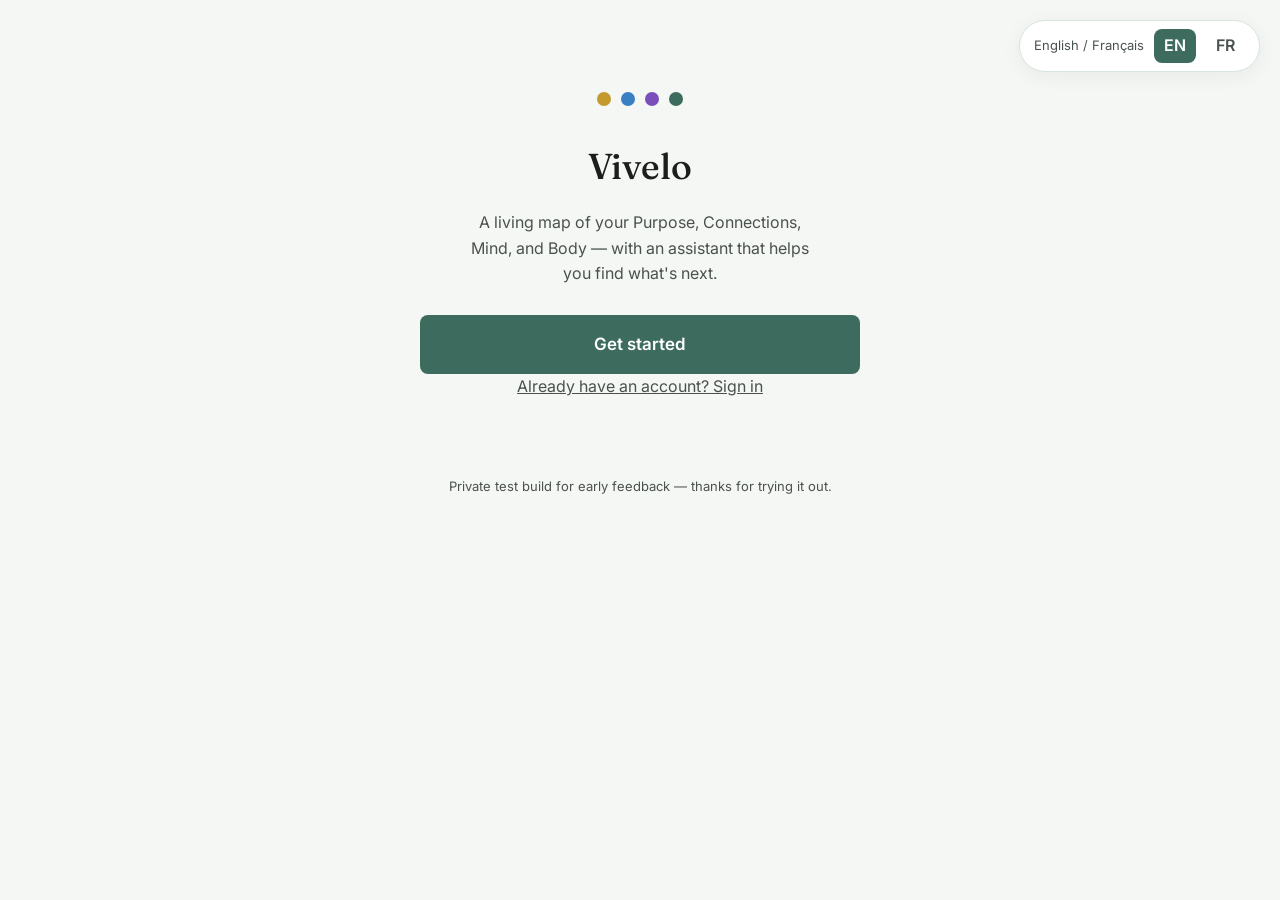
<file: index.html>
<!DOCTYPE html>
<html lang="en">
<head>
<meta charset="UTF-8">
<meta name="viewport" content="width=device-width, initial-scale=1.0">
<title>Vivelo — map your next chapter</title>
<link rel="preconnect" href="https://fonts.googleapis.com">
<link href="https://fonts.googleapis.com/css2?family=Fraunces:wght@500;600&family=Inter:wght@400;500;600;700&display=swap" rel="stylesheet">
<link rel="stylesheet" href="css/style.css">
<style>
  .hero { text-align: center; padding: 60px 0 40px; }
  .hero p { color: var(--ink-soft); font-size: 16px; max-width: 360px; margin: 0 auto 28px; }
  .dots { display: flex; justify-content: center; gap: 10px; margin-bottom: 32px; }
  .dots span { width: 14px; height: 14px; border-radius: 50%; display: inline-block; }
  .lang-switch {
    position: absolute; top: 20px; right: 20px;
    display: flex; align-items: center; gap: 10px;
    font-size: 16px;
    background: var(--white);
    border: 1px solid var(--line);
    border-radius: 999px;
    padding: 8px 14px;
    box-shadow: var(--shadow);
  }
  .lang-switch .lang-label {
    font-size: 13px; color: var(--ink-soft); white-space: nowrap;
  }
  .lang-switch a {
    color: var(--ink-soft); text-decoration: none; padding: 4px 10px;
    border-radius: var(--radius-sm); font-weight: 600;
  }
  .lang-switch a.active { color: var(--white); background: var(--sage); }
  @media (max-width: 420px) {
    .lang-switch { top: 12px; right: 12px; padding: 6px 10px; gap: 6px; }
    .lang-switch .lang-label { display: none; }
  }
  .existing-client-link { margin-top: 16px; font-size: 15px; }
  .existing-client-link a { color: var(--ink-soft); text-decoration: underline; }
</style>
</head>
<body>
<!-- Populated by script below from window.TRANSLATIONS, so adding a
     language to translations.js is the only step needed — no HTML edit.
     NOTE for future-you/Yann: this pill-row layout is designed for 2
     languages. Once a 3rd language is added, revisit — a dropdown/select
     will likely read better than a growing row of pills, especially on
     mobile where the bilingual label already hides below 420px. -->
<div class="lang-switch" id="langSwitch"></div>
<div class="wrap center">
  <div class="hero">
    <div class="dots">
      <span style="background:#C49A2E"></span>
      <span style="background:#3A7FC1"></span>
      <span style="background:#7B4FBB"></span>
      <span style="background:#3D6B5E"></span>
    </div>
    <h1 class="display">Vivelo</h1>
    <p data-i18n="index.hero.subtitle">A living map of your Purpose, Connections, Mind, and Body — with an assistant that helps you find what's next.</p>
    <a href="intro-1.html" class="btn btn-primary" data-i18n="index.hero.cta">Get started</a>
    <p class="existing-client-link">
      <a href="login.html" data-i18n="index.hero.existingClient">Already have an account? Sign in</a>
    </p>
  </div>
  <p class="helper-text" data-i18n="index.hero.helper">Private test build for early feedback — thanks for trying it out.</p>
</div>
<script src="js/translations.js"></script>
<script>
  // Native display name + short code for each language TRANSLATIONS
  // supports. Add an entry here when a new language block is added to
  // translations.js — this is the only other place that needs it.
  var LANG_META = {
    en: { code: "EN", name: "English" },
    fr: { code: "FR", name: "Français" }
  };

  (function buildLangSwitch() {
    var langs = Object.keys(window.TRANSLATIONS);
    var el = document.getElementById('langSwitch');

    // Bilingual label reads naturally for 2 languages ("English / Français");
    // for 3+ it falls back to a neutral "Language" label rather than an
    // ever-growing slash-separated string.
    var label = document.createElement('span');
    label.className = 'lang-label';
    label.textContent = langs.length <= 2
      ? langs.map(function (l) { return (LANG_META[l] && LANG_META[l].name) || l; }).join(' / ')
      : 'Language';
    el.appendChild(label);

    langs.forEach(function (l) {
      var a = document.createElement('a');
      a.href = '#';
      a.setAttribute('data-lang-toggle', l);
      a.textContent = (LANG_META[l] && LANG_META[l].code) || l.toUpperCase();
      el.appendChild(a);
    });
  })();
</script>
<script src="js/i18n.js"></script>
</body>
</html>
</file>
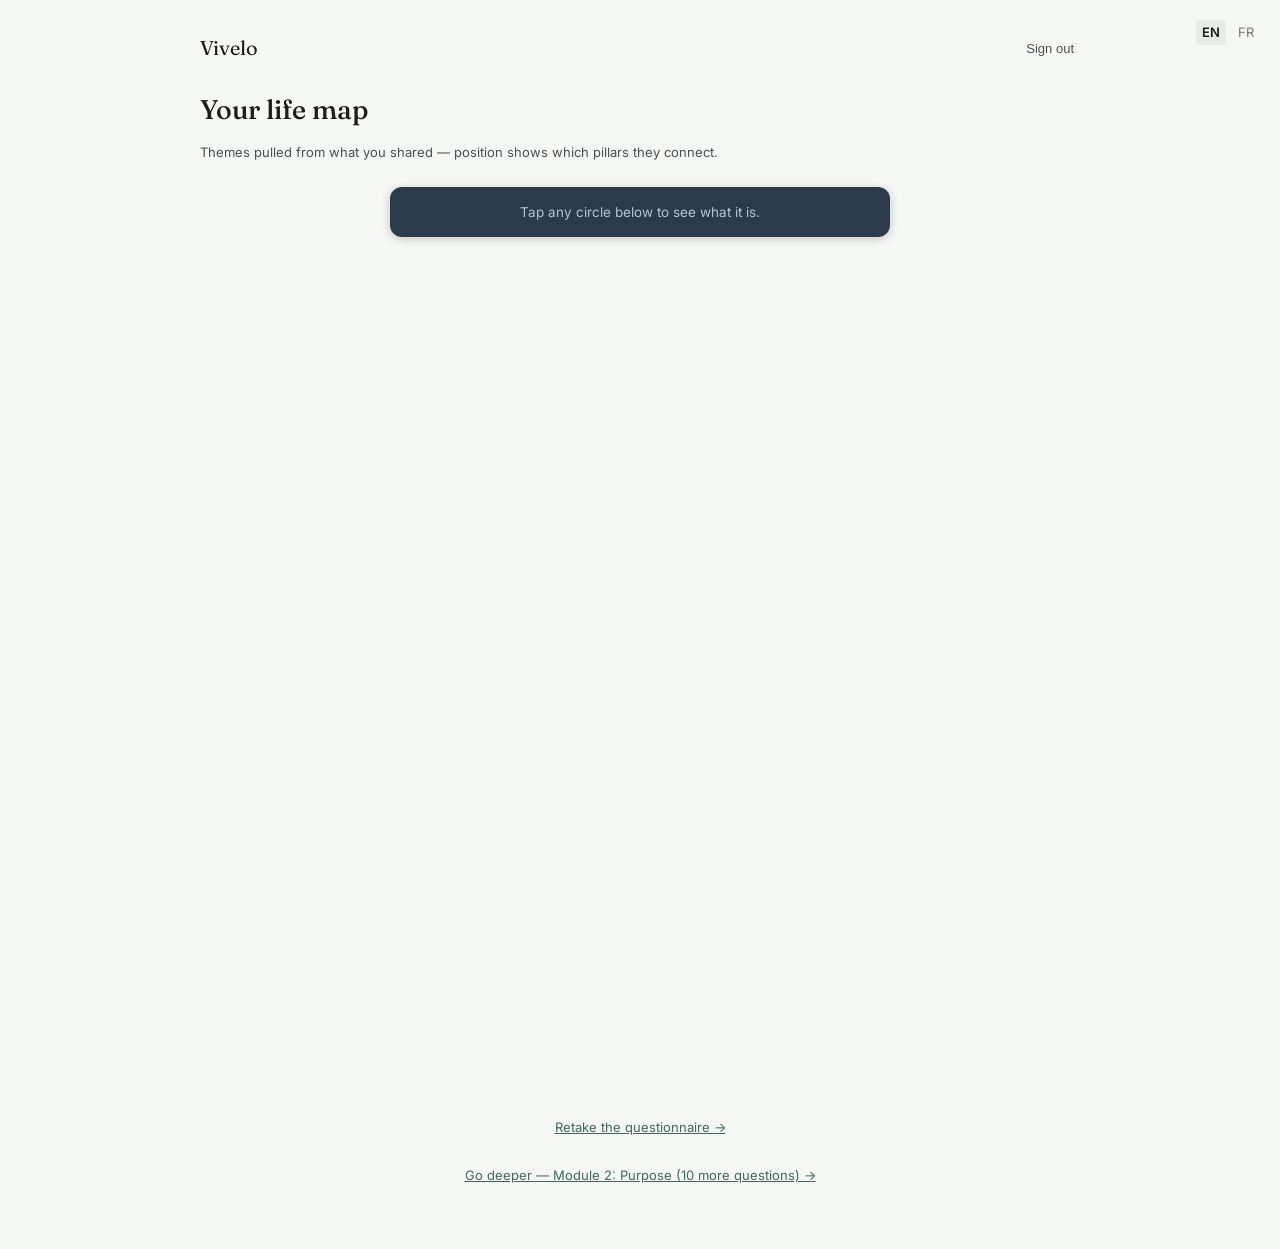
<file: dashboard.html>
<!DOCTYPE html>
<html lang="en">
<head>
<meta charset="UTF-8">
<meta name="viewport" content="width=device-width, initial-scale=1.0">
<title>Your map — Vivelo</title>
<link rel="preconnect" href="https://fonts.googleapis.com">
<link href="https://fonts.googleapis.com/css2?family=Fraunces:wght@500;600&family=Inter:wght@400;500;600;700&display=swap" rel="stylesheet">
<link rel="stylesheet" href="css/style.css">
<style>
  #map-svg { width: 100%; height: auto; display: block; max-width: 800px; margin: 0 auto; touch-action: manipulation; }
  .pillar-label-text { font-family: 'Fraunces', serif; font-weight: 600; font-size: 24px; }
  .retake-link { font-size: 13px; margin-top: 24px; display: inline-block; }
  .legend { display: flex; gap: 18px; flex-wrap: wrap; justify-content: center; margin: 16px 0 8px; font-size: 13px; }
  .legend-item { display: flex; align-items: center; gap: 6px; }
  .legend-dot { width: 12px; height: 12px; border-radius: 50%; display: inline-block; }

  @media (max-width: 480px) {
    .legend { gap: 10px; font-size: 12px; }
    .legend-item { gap: 4px; }
    .legend-dot { width: 9px; height: 9px; }
  }
  .theme-circle circle { touch-action: manipulation; }
  .theme-circle circle:first-child { cursor: pointer; }
  #map-wrap { position: relative; max-width: 800px; margin: 0 auto; }
  #detail-panel {
    max-width: 500px;
    margin: 0 auto 20px;
    padding: 14px 20px;
    background: #2A3B4C;
    border-radius: 12px;
    box-shadow: 0 2px 10px rgba(0,0,0,0.2);
    font-size: 14px;
    text-align: center;
    cursor: pointer;
    min-height: 22px;
  }
  #detail-panel .detail-label { font-weight: 600; font-size: 15px; color: #fff; }
  #detail-panel .detail-pillars { color: #B8C4CE; margin-top: 2px; font-size: 12.5px; }
  #detail-panel .detail-hint { color: #B8C4CE; font-size: 13.5px; }
  #detail-panel .detail-dismiss { color: #7C8B99; font-size: 11px; margin-top: 2px; }

  @keyframes flash-in {
    0%   { background: #4A9B7F; }
    100% { background: #2A3B4C; }
  }
  #detail-panel.flash { animation: flash-in 0.6s ease-out; }
  .theme-list { max-width: 640px; margin: 36px auto 0; }
  .theme-list h3 { font-family: 'Fraunces', serif; font-size: 18px; margin-bottom: 10px; }
  .theme-list-item { display: flex; justify-content: space-between; gap: 12px; padding: 8px 0; border-bottom: 1px solid #eee; font-size: 14px; }
  .theme-list-item .tl-pillars { color: #888; font-size: 12.5px; white-space: nowrap; }
  .lang-switch { position: absolute; top: 20px; right: 20px; display: flex; gap: 6px; font-size: 13px; }
  .lang-switch a { color: #777; text-decoration: none; padding: 2px 6px; border-radius: 4px; }
  .lang-switch a.active { color: inherit; font-weight: 600; background: rgba(0,0,0,0.05); }
</style>
</head>
<body data-i18n-title="dashboard.meta.title">
<div class="lang-switch">
  <a href="#" data-lang-toggle="en">EN</a>
  <a href="#" data-lang-toggle="fr">FR</a>
</div>
<div class="wrap wide">
  <div class="topbar">
    <div class="brand">Vivelo</div>
    <button class="signout" id="signout-btn" data-i18n="dashboard.signout">Sign out</button>
  </div>

  <h2 data-i18n="dashboard.title">Your life map</h2>
  <p class="helper-text" style="margin-bottom:12px;" data-i18n="dashboard.subtitle">Themes pulled from what you shared — position shows which pillars they connect.</p>

  <div class="legend" id="legend"></div>

  <div id="detail-panel"><span class="detail-hint" data-i18n="dashboard.hint">Tap any circle below to see what it is.</span></div>

  <div id="map-wrap">
    <svg id="map-svg" viewBox="0 0 1100 1100" xmlns="http://www.w3.org/2000/svg"></svg>
  </div>

  <div id="theme-list" class="theme-list"></div>

  <p id="empty-state" class="helper-text" style="display:none; text-align:center;">
    <span data-i18n="dashboard.empty.prefix">No themes yet — </span><a href="onboarding.html" data-i18n="dashboard.empty.linkText">answer a few questions</a><span data-i18n="dashboard.empty.suffix"> to build your map.</span>
  </p>

  <div style="text-align:center;">
    <a class="retake-link" href="onboarding.html" data-i18n="dashboard.retake">Retake the questionnaire →</a>
    <br>
    <a class="retake-link" href="onboarding-module2.html" data-i18n="dashboard.module2Link">Go deeper — Module 2: Purpose (10 more questions) →</a>
  </div>
</div>

<script src="js/translations.js"></script>
<script src="js/i18n.js"></script>

<script type="module">
  import { supabase } from './js/supabase-client.js';
  import { requireSession, signOut } from './js/auth.js';

  const CENTER = { x: 550, y: 550 };
  const OFFSET = 140;
  const BIG_R = 260;
  const VIEW_SIZE = 1100;

  function t(key) {
    const lang = window.viveloI18n ? window.viveloI18n.currentLang() : 'en';
    const dict = (window.TRANSLATIONS && window.TRANSLATIONS[lang]) || (window.TRANSLATIONS && window.TRANSLATIONS.en) || {};
    return dict[key];
  }

  // Geometry/color are language-independent; the displayed name is resolved
  // via labelKey at render time so it updates instantly on a language switch.
  const PILLARS = {
    purpose:     { labelKey: 'dashboard.pillar.purpose',     color: '#C49A2E', cx: CENTER.x,          cy: CENTER.y - OFFSET },
    mind:        { labelKey: 'dashboard.pillar.mind',        color: '#7B4FBB', cx: CENTER.x + OFFSET, cy: CENTER.y },
    body:        { labelKey: 'dashboard.pillar.body',        color: '#3D6B5E', cx: CENTER.x,          cy: CENTER.y + OFFSET },
    connections: { labelKey: 'dashboard.pillar.connections', color: '#3A7FC1', cx: CENTER.x - OFFSET, cy: CENTER.y },
  };
  function pillarLabel(p) { return t(p.labelKey); }

  document.getElementById('signout-btn').addEventListener('click', signOut);

  // Tracks which theme labels have already been tapped, purely to lighten
  // their circle so it's clear at a glance what's already been checked.
  // Resets on page reload — no need to persist this anywhere.
  const VIEWED_THEMES = new Set();

  // Holds the last-loaded themes so a language switch can re-render the map
  // and lists without a fresh Supabase fetch.
  let currentThemes = null;

  function renderLegend() {
    document.getElementById('legend').innerHTML = Object.values(PILLARS).map(p => `
      <span class="legend-item"><span class="legend-dot" style="background:${p.color}"></span>${pillarLabel(p)}</span>
    `).join('');
  }
  renderLegend();

  document.addEventListener('vivelo:langchange', () => {
    renderLegend();
    document.getElementById('detail-panel').innerHTML = hintHtml();
    if (currentThemes) renderMap(currentThemes);
  });

  async function loadDashboard() {
    const session = await requireSession();
    if (!session) return;
    const userId = session.user.id;

    const { data: themes, error } = await supabase
      .from('user_themes')
      .select('*')
      .eq('user_id', userId);

    if (error || !themes || themes.length === 0) {
      const { data: responses } = await supabase
        .from('questionnaire_responses')
        .select('user_id')
        .eq('user_id', userId)
        .maybeSingle();

      if (!responses) {
        window.location.href = 'onboarding.html';
        return;
      }
      document.getElementById('map-svg').style.display = 'none';
      document.getElementById('empty-state').style.display = 'block';
      return;
    }

    currentThemes = themes;
    renderMap(themes);
  }

  function weightRadius(w) {
    return w === 3 ? 26 : w === 2 ? 20 : 14;
  }

  function computeTargets(themes) {
    return themes.map(t => {
      const pillarKeys = (t.pillars || []).filter(p => PILLARS[p]);
      if (pillarKeys.length === 0) pillarKeys.push('mind'); // fallback, shouldn't normally happen

      let tx, ty;
      if (pillarKeys.length === 1) {
        // Single-pillar themes sit further out, inside their own pillar's territory,
        // away from the shared center — mirrors how the mockup floats single-interest
        // bubbles near the edge of their pillar rather than in the overlap zone.
        const p = PILLARS[pillarKeys[0]];
        tx = CENTER.x + (p.cx - CENTER.x) * 1.3;
        ty = CENTER.y + (p.cy - CENTER.y) * 1.3;
      } else {
        // Multi-pillar themes sit at the average of their linked pillars' centers —
        // naturally landing in the overlap region between those pillars.
        tx = pillarKeys.reduce((sum, k) => sum + PILLARS[k].cx, 0) / pillarKeys.length;
        ty = pillarKeys.reduce((sum, k) => sum + PILLARS[k].cy, 0) / pillarKeys.length;
      }

      // Wider random spread (not just a tiny jitter) so themes sharing the same pillar
      // combination — very common when most answers touch 3-4 pillars — start spaced
      // out across the overlap zone instead of all landing on one exact point.
      tx += (Math.random() - 0.5) * 90;
      ty += (Math.random() - 0.5) * 90;

      return { ...t, tx, ty, x: tx, y: ty, r: weightRadius(t.weight) };
    });
  }

  function relax(nodes, iterations = 320) {
    for (let iter = 0; iter < iterations; iter++) {
      for (let i = 0; i < nodes.length; i++) {
        for (let j = i + 1; j < nodes.length; j++) {
          const a = nodes[i], b = nodes[j];
          const dx = b.x - a.x, dy = b.y - a.y;
          const dist = Math.sqrt(dx * dx + dy * dy) || 0.01;
          // Padding is generous (not just circle radius) because each circle
          // has a two-line text label underneath it — two circles can be far
          // enough apart to not touch, yet still have their labels collide.
          const minDist = a.r + b.r + 46;
          if (dist < minDist) {
            const overlap = (minDist - dist) / 2;
            const nx = dx / dist, ny = dy / dist;
            a.x -= nx * overlap; a.y -= ny * overlap;
            b.x += nx * overlap; b.y += ny * overlap;
          }
        }
      }
      // Gentle pull back toward each node's natural target position, so
      // separation doesn't let themes drift arbitrarily far from where
      // their pillar-membership actually places them. Kept weak so there's
      // room to actually spread out within a crowded overlap zone.
      nodes.forEach(n => {
        n.x += (n.tx - n.x) * 0.01;
        n.y += (n.ty - n.y) * 0.01;
        n.x = Math.max(n.r + 15, Math.min(VIEW_SIZE - 15 - n.r, n.x));
        n.y = Math.max(n.r + 15, Math.min(VIEW_SIZE - 15 - n.r, n.y));
      });
    }
    return nodes;
  }

  function hintHtml() {
    return `<span class="detail-hint">${t('dashboard.hint')}</span>`;
  }

  function showDetail(theme) {
    const panel = document.getElementById('detail-panel');
    const pillarNames = (theme.pillars || []).map(p => PILLARS[p] ? pillarLabel(PILLARS[p]) : p).join(' · ');
    panel.innerHTML = `
      <div class="detail-label">${escapeHtml(theme.label)}</div>
      <div class="detail-pillars">${escapeHtml(pillarNames)}</div>
      <div class="detail-dismiss">${t('dashboard.detail.dismiss')}</div>
    `;
    // Restart the flash animation even if it's already mid-run — removing
    // and re-adding the class alone won't retrigger CSS animations unless
    // the browser sees a style recalculation in between, hence the reflow.
    panel.classList.remove('flash');
    void panel.offsetWidth;
    panel.classList.add('flash');
  }

  // Tapping the panel while it's showing a theme resets it back to the
  // instructional hint, rather than hiding it — the panel always stays in
  // the same place in the page (no fixed/floating positioning, so it can
  // never end up overlapping a pillar label at some window size again).
  document.getElementById('detail-panel').addEventListener('click', () => {
    document.getElementById('detail-panel').innerHTML = hintHtml();
  });

  function escapeHtml(str) {
    const div = document.createElement('div');
    div.textContent = str;
    return div.innerHTML;
  }

  function renderThemeList(themes) {
    const list = document.getElementById('theme-list');
    const sorted = [...themes].sort((a, b) => b.weight - a.weight);
    list.innerHTML = `
      <h3>${t('dashboard.themeList.heading')}</h3>
      ${sorted.map(theme => {
        const pillarNames = (theme.pillars || []).map(p => PILLARS[p] ? pillarLabel(PILLARS[p]) : p).join(' · ');
        return `<div class="theme-list-item"><span>${escapeHtml(theme.label)}</span><span class="tl-pillars">${escapeHtml(pillarNames)}</span></div>`;
      }).join('')}
    `;
  }

  function renderMap(themes) {
    const svg = document.getElementById('map-svg');
    svg.innerHTML = '';
    const svgNS = 'http://www.w3.org/2000/svg';

    // Big pillar circles, drawn first so themes render on top.
    Object.entries(PILLARS).forEach(([key, p]) => {
      const circle = document.createElementNS(svgNS, 'circle');
      circle.setAttribute('cx', p.cx);
      circle.setAttribute('cy', p.cy);
      circle.setAttribute('r', BIG_R);
      circle.setAttribute('fill', p.color);
      circle.setAttribute('fill-opacity', '0.4');
      circle.style.mixBlendMode = 'multiply';
      svg.appendChild(circle);
    });

    // Pillar labels, positioned just outside each circle's outer edge.
    Object.entries(PILLARS).forEach(([key, p]) => {
      const dx = p.cx - CENTER.x, dy = p.cy - CENTER.y;
      const dist = Math.sqrt(dx * dx + dy * dy) || 1;
      // Clamp so long labels like "Connections" can't render past the
      // viewBox edge regardless of which side of the diagram they're on.
      const margin = 90;
      const labelX = Math.max(margin, Math.min(VIEW_SIZE - margin, p.cx + (dx / dist) * (BIG_R + 35)));
      const labelY = Math.max(30, Math.min(VIEW_SIZE - 10, p.cy + (dy / dist) * (BIG_R + 35)));
      const text = document.createElementNS(svgNS, 'text');
      text.setAttribute('x', labelX);
      text.setAttribute('y', labelY);
      text.setAttribute('text-anchor', 'middle');
      text.setAttribute('class', 'pillar-label-text');
      text.setAttribute('fill', p.color);
      text.textContent = pillarLabel(p);
      svg.appendChild(text);
    });

    // Theme circles, positioned via geometry + collision relaxation.
    // No permanent text labels on the circles themselves — with 8-15 themes
    // that reads as clutter on any screen, and is close to illegible on a
    // phone. Tap/click a circle instead to see its name in the detail panel
    // above, and the full list below has everything in plain readable text.
    const nodes = relax(computeTargets(themes));
    nodes.forEach(n => {
      const g = document.createElementNS(svgNS, 'g');
      g.setAttribute('class', 'theme-circle');

      // Invisible, generously-sized tap target — the visible dot below stays
      // small for a clean look, but taps/clicks anywhere within a much wider
      // radius still register. Small circles packed tightly together are easy
      // to miss by a few pixels on touch, so the real hit area needs to be
      // bigger than what's actually drawn.
      const hitArea = document.createElementNS(svgNS, 'circle');
      hitArea.setAttribute('cx', n.x);
      hitArea.setAttribute('cy', n.y);
      hitArea.setAttribute('r', n.r + 16);
      hitArea.setAttribute('fill', '#000');
      hitArea.setAttribute('fill-opacity', '0');
      hitArea.setAttribute('pointer-events', 'all');
      hitArea.style.cursor = 'pointer';
      g.appendChild(hitArea);

      const circle = document.createElementNS(svgNS, 'circle');
      circle.setAttribute('cx', n.x);
      circle.setAttribute('cy', n.y);
      circle.setAttribute('r', n.r);
      circle.setAttribute('fill', VIEWED_THEMES.has(n.label) ? '#7C8B99' : '#2A3B4C');
      circle.setAttribute('fill-opacity', '0.88');
      g.appendChild(circle);

      // Pointer Events API handles mouse clicks and touch taps through a
      // single unified event. Bound to the GROUP, not either individual
      // circle — the visible dot is drawn on top of the invisible hit area,
      // so a listener on just the hit area would miss clicks that land
      // directly on the visible circle (which is most precise mouse clicks).
      // Binding to the group catches a click on either child via bubbling.
      g.addEventListener('click', () => {
        showDetail(n);
        // Lighten the circle once viewed so it's obvious at a glance which
        // ones have already been checked — resets on page reload, which is
        // fine, this is just a lightweight browsing aid, not saved state.
        VIEWED_THEMES.add(n.label);
        circle.setAttribute('fill', '#7C8B99');
      });

      svg.appendChild(g);
    });

    renderThemeList(themes);
  }

  loadDashboard();
</script>
</body>
</html>
</file>
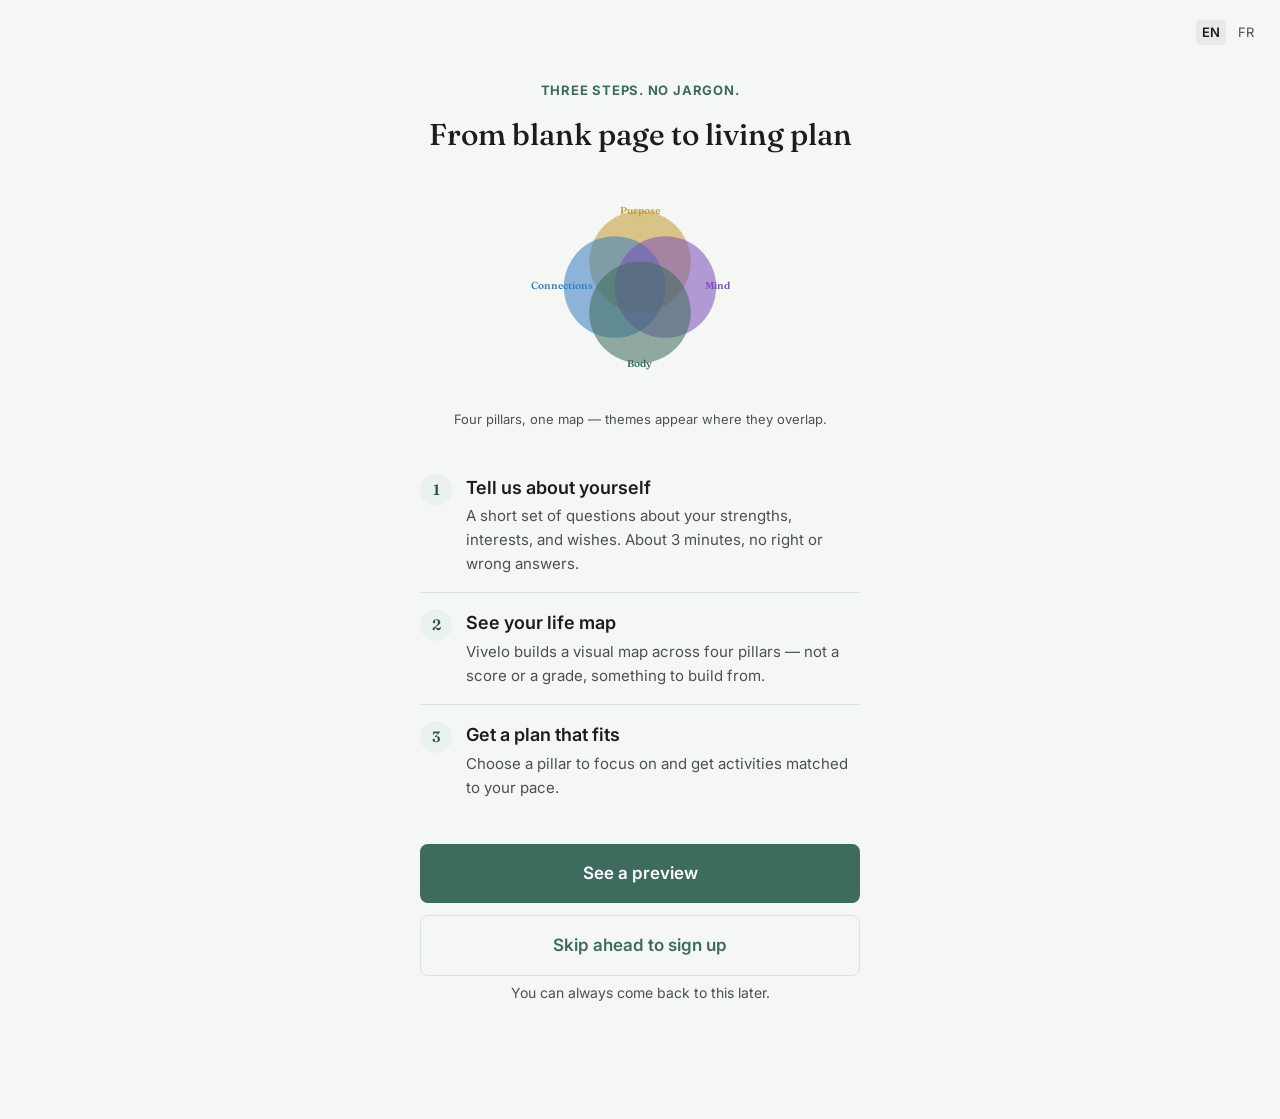
<file: intro-1.html>
<!DOCTYPE html>
<html lang="en">
<head>
<meta charset="UTF-8">
<meta name="viewport" content="width=device-width, initial-scale=1.0">
<title>Vivelo — how it works</title>
<link rel="preconnect" href="https://fonts.googleapis.com">
<link href="https://fonts.googleapis.com/css2?family=Fraunces:wght@500;600&family=Inter:wght@400;500;600;700&display=swap" rel="stylesheet">
<link rel="stylesheet" href="css/style.css">
<style>
  .intro-wrap { text-align: center; padding: 48px 0 40px; }
  .intro-wrap .kicker {
    font-size: 13px; font-weight: 700; letter-spacing: 0.06em; text-transform: uppercase;
    color: var(--sage); margin-bottom: 10px;
  }
  .intro-wrap h1 { font-size: 30px; margin-bottom: 18px; }
  .pillar-graphic { display: flex; justify-content: center; margin: 8px 0 32px; }
  .pillar-graphic svg { width: 220px; height: 220px; }
  .pillar-caption { font-size: 13px; color: var(--ink-soft); margin-top: -20px; margin-bottom: 28px; }
  .step-list { text-align: left; margin: 28px 0; }
  .step-item {
    display: flex; gap: 14px; align-items: flex-start;
    padding: 16px 0; border-bottom: 1px solid var(--line);
  }
  .step-item:last-child { border-bottom: none; }
  .step-num {
    flex: 0 0 32px; height: 32px; border-radius: 50%;
    background: var(--body-pillar-bg); color: var(--sage-dark);
    display: flex; align-items: center; justify-content: center;
    font-family: 'Fraunces', serif; font-weight: 600; font-size: 15px;
  }
  .step-text .step-title { font-weight: 600; margin-bottom: 2px; }
  .step-text .step-desc { font-size: 15px; color: var(--ink-soft); }
  .intro-nav { display: flex; flex-direction: column; gap: 12px; margin-top: 28px; }
  .skip-link { text-align: center; font-size: 14px; color: var(--ink-soft); margin-top: 6px; }
  .skip-link a { color: var(--ink-soft); text-decoration: underline; }
  .lang-switch { position: absolute; top: 20px; right: 20px; display: flex; gap: 6px; font-size: 13px; }
  .lang-switch a { color: var(--ink-soft); text-decoration: none; padding: 2px 6px; border-radius: 4px; }
  .lang-switch a.active { color: inherit; font-weight: 600; background: rgba(0,0,0,0.05); }
</style>
</head>
<body>
<div class="lang-switch">
  <a href="#" data-lang-toggle="en">EN</a>
  <a href="#" data-lang-toggle="fr">FR</a>
</div>
<div class="wrap">
  <div class="intro-wrap">
    <div class="kicker" data-i18n="intro1.kicker">Three steps. No jargon.</div>
    <h1 class="display" data-i18n="intro1.title">From blank page to living plan</h1>

    <div class="pillar-graphic">
      <svg viewBox="0 0 260 220" xmlns="http://www.w3.org/2000/svg">
        <circle cx="130" cy="80" r="60" fill="var(--purpose)" opacity="0.55"/>
        <circle cx="100" cy="110" r="60" fill="var(--connections)" opacity="0.55"/>
        <circle cx="160" cy="110" r="60" fill="var(--mind)" opacity="0.55"/>
        <circle cx="130" cy="140" r="60" fill="var(--body-pillar)" opacity="0.55"/>
        <text x="130" y="24" text-anchor="middle" font-family="Fraunces, serif" font-size="12" font-weight="600" fill="var(--purpose)">Purpose</text>
        <text x="38" y="112" text-anchor="middle" font-family="Fraunces, serif" font-size="12" font-weight="600" fill="var(--connections)">Connections</text>
        <text x="222" y="112" text-anchor="middle" font-family="Fraunces, serif" font-size="12" font-weight="600" fill="var(--mind)">Mind</text>
        <text x="130" y="204" text-anchor="middle" font-family="Fraunces, serif" font-size="12" font-weight="600" fill="var(--body-pillar)">Body</text>
      </svg>
    </div>
    <p class="pillar-caption" data-i18n="intro1.graphicCaption">Four pillars, one map — themes appear where they overlap.</p>

    <div class="step-list">
      <div class="step-item">
        <div class="step-num">1</div>
        <div class="step-text">
          <div class="step-title" data-i18n="intro1.step1.title">Tell us about yourself</div>
          <div class="step-desc" data-i18n="intro1.step1.desc">A short set of questions about your strengths, interests, and wishes. About 3 minutes, no right or wrong answers.</div>
        </div>
      </div>
      <div class="step-item">
        <div class="step-num">2</div>
        <div class="step-text">
          <div class="step-title" data-i18n="intro1.step2.title">See your life map</div>
          <div class="step-desc" data-i18n="intro1.step2.desc">Vivelo builds a visual map across four pillars — not a score or a grade, something to build from.</div>
        </div>
      </div>
      <div class="step-item">
        <div class="step-num">3</div>
        <div class="step-text">
          <div class="step-title" data-i18n="intro1.step3.title">Get a plan that fits</div>
          <div class="step-desc" data-i18n="intro1.step3.desc">Choose a pillar to focus on and get activities matched to your pace.</div>
        </div>
      </div>
    </div>

    <div class="intro-nav">
      <a href="intro-2.html" class="btn btn-primary" data-i18n="intro1.cta">Try a quick demo</a>
      <a href="login.html" class="btn btn-ghost" data-i18n="intro1.ctaSkipAhead">Skip ahead to sign up</a>
    </div>
    <p class="skip-link" data-i18n="intro1.skipNote">You can always come back to this later.</p>
  </div>
</div>
<script src="js/translations.js"></script>
<script src="js/i18n.js"></script>
<script>
  // Mark the intro as seen so it's not shown again on repeat visits.
  localStorage.setItem('vivelo_intro_seen', '1');
</script>
</body>
</html>
</file>
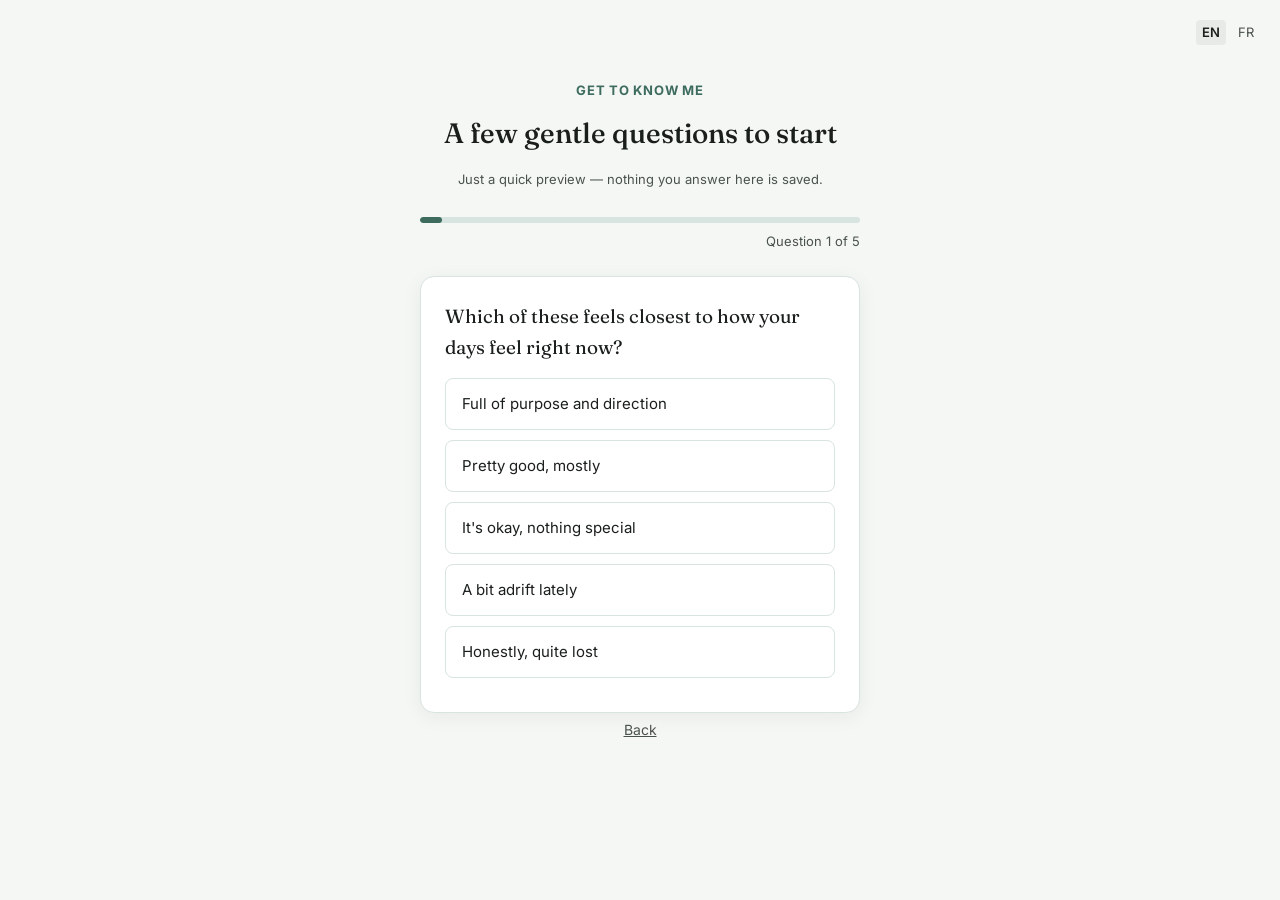
<file: intro-2.html>
<!DOCTYPE html>
<html lang="en">
<head>
<meta charset="UTF-8">
<meta name="viewport" content="width=device-width, initial-scale=1.0">
<title>Vivelo — a quick preview</title>
<link rel="preconnect" href="https://fonts.googleapis.com">
<link href="https://fonts.googleapis.com/css2?family=Fraunces:wght@500;600&family=Inter:wght@400;500;600;700&display=swap" rel="stylesheet">
<link rel="stylesheet" href="css/style.css">
<style>
  .intro-wrap { text-align: center; padding: 48px 0 40px; }
  .intro-wrap .kicker {
    font-size: 13px; font-weight: 700; letter-spacing: 0.06em; text-transform: uppercase;
    color: var(--sage); margin-bottom: 10px;
  }
  .intro-wrap h1 { font-size: 28px; margin-bottom: 8px; }
  .demo-note { font-size: 13px; color: var(--ink-soft); margin-bottom: 28px; }

  /* progress */
  .progress-track {
    height: 6px; border-radius: 999px; background: var(--line);
    overflow: hidden; margin-bottom: 8px;
  }
  .progress-fill {
    height: 100%; background: var(--sage); border-radius: 999px;
    transition: width 0.3s ease;
  }
  .progress-label { font-size: 13px; color: var(--ink-soft); margin-bottom: 24px; text-align: right; }

  /* question card */
  .question-card { text-align: left; }
  .question-card .question {
    font-family: 'Fraunces', serif; font-size: 19px; margin-bottom: 16px;
  }
  .option {
    border: 1px solid var(--line); border-radius: var(--radius-sm);
    padding: 13px 16px; margin-bottom: 10px; font-size: 15px;
    cursor: pointer; background: var(--white); transition: border-color 0.15s, background 0.15s, color 0.15s;
  }
  .option:hover { border-color: var(--sage); }
  .option.selected { border-color: var(--sage); background: var(--body-pillar-bg); color: var(--sage-dark); }
  .back-link { text-align: center; font-size: 14px; color: var(--ink-soft); margin-top: 18px; }
  .back-link a { color: var(--ink-soft); text-decoration: underline; cursor: pointer; }

  /* summary */
  .summary-card { text-align: center; }
  .pillar-graphic { display: flex; justify-content: center; margin: 8px 0 20px; }
  .pillar-graphic svg { width: 240px; height: 220px; }
  .pillar-graphic circle, .pillar-graphic text { transition: r 0.6s ease, opacity 0.6s ease; }
  .summary-text {
    font-size: 16px; line-height: 1.5; max-width: 380px; margin: 0 auto 24px;
  }
  .theme-chips { display: flex; flex-wrap: wrap; justify-content: center; gap: 8px; margin-bottom: 8px; }
  .theme-chip {
    display: inline-block; font-size: 13px; font-weight: 600;
    padding: 6px 12px; border-radius: 999px; border: 1px solid var(--line);
    background: var(--white);
  }
  .chips-caption { font-size: 12px; color: var(--ink-soft); margin-bottom: 28px; }

  .intro-nav { display: flex; flex-direction: column; gap: 12px; margin-top: 8px; }
  .skip-link { text-align: center; font-size: 14px; color: var(--ink-soft); margin-top: 6px; }
  .skip-link a { color: var(--ink-soft); text-decoration: underline; cursor: pointer; }
  .lang-switch { position: absolute; top: 20px; right: 20px; display: flex; gap: 6px; font-size: 13px; }
  .lang-switch a { color: var(--ink-soft); text-decoration: none; padding: 2px 6px; border-radius: 4px; }
  .lang-switch a.active { color: inherit; font-weight: 600; background: rgba(0,0,0,0.05); }

  [hidden] { display: none !important; }
</style>
</head>
<body>
<div class="lang-switch">
  <a href="#" data-lang-toggle="en">EN</a>
  <a href="#" data-lang-toggle="fr">FR</a>
</div>
<div class="wrap">
  <div class="intro-wrap">
    <div class="kicker" data-i18n="intro2.kicker">Get to know me</div>
    <h1 class="display" data-i18n="intro2.title">A few gentle questions to start</h1>
    <p class="demo-note" data-i18n="intro2.demoNote">Just a quick preview — nothing you answer here is saved.</p>

    <!-- QUESTION STEP -->
    <div id="quizStep">
      <div class="progress-track"><div class="progress-fill" id="progressFill" style="width: 20%;"></div></div>
      <div class="progress-label" id="progressLabel">Question 1 of 5</div>

      <div class="card question-card">
        <div class="question" id="questionText"></div>
        <div id="optionsList"></div>
      </div>

      <div class="back-link" id="backLinkWrap" hidden>
        <a id="backLink" data-i18n="intro2.back">Back</a>
      </div>
    </div>

    <!-- SUMMARY STEP -->
    <div id="summaryStep" hidden>
      <div class="card summary-card">
        <div class="pillar-graphic">
          <svg id="pillarSvg" viewBox="0 0 260 220" xmlns="http://www.w3.org/2000/svg">
            <circle id="circle-purpose" cx="130" cy="80" r="60" fill="var(--purpose)" opacity="0.55"/>
            <circle id="circle-connections" cx="100" cy="110" r="60" fill="var(--connections)" opacity="0.55"/>
            <circle id="circle-mind" cx="160" cy="110" r="60" fill="var(--mind)" opacity="0.55"/>
            <circle id="circle-body" cx="130" cy="140" r="60" fill="var(--body-pillar)" opacity="0.55"/>
            <text x="130" y="24" text-anchor="middle" font-family="Fraunces, serif" font-size="12" font-weight="600" fill="var(--purpose)" data-i18n="pillar.purpose">Purpose</text>
            <text x="38" y="112" text-anchor="middle" font-family="Fraunces, serif" font-size="12" font-weight="600" fill="var(--connections)" data-i18n="pillar.connections">Connections</text>
            <text x="222" y="112" text-anchor="middle" font-family="Fraunces, serif" font-size="12" font-weight="600" fill="var(--mind)" data-i18n="pillar.mind">Mind</text>
            <text x="130" y="204" text-anchor="middle" font-family="Fraunces, serif" font-size="12" font-weight="600" fill="var(--body-pillar)" data-i18n="pillar.body">Body</text>
          </svg>
        </div>

        <p class="summary-text" id="summaryText"></p>

        <div class="theme-chips" id="themeChips"></div>
        <p class="chips-caption" data-i18n="intro2.chipsCaption">Illustrative examples — your real map is more specific, and only appears once you sign up.</p>
      </div>

      <div class="intro-nav">
        <a href="login.html" class="btn btn-primary" data-i18n="intro2.cta">Sign up and start</a>
        <a id="retakeLink" class="btn btn-ghost" data-i18n="intro2.retake">Try it again</a>
      </div>
    </div>

    <p class="skip-link"><a href="intro-1.html" data-i18n="intro2.backToIntro">Back</a></p>
  </div>
</div>
<script src="js/translations.js"></script>
<script src="js/i18n.js"></script>
<script>
(function () {
  // ---------------------------------------------------------------
  // Demo-only preview. Nothing here is written to Supabase or
  // localStorage — answers exist only in memory for this page view
  // and are discarded on reload/navigation.
  // ---------------------------------------------------------------

  var PILLAR_ORDER = ['purpose', 'connections', 'mind', 'body'];

  var QUESTIONS = [
    {
      pillar: 'purpose',
      textKey: 'intro2.q1.text',
      text: 'Which of these feels closest to how your days feel right now?',
      options: [
        { key: 'intro2.q1.opt1', text: 'Full of purpose and direction', value: 5 },
        { key: 'intro2.q1.opt2', text: 'Pretty good, mostly', value: 4 },
        { key: 'intro2.q1.opt3', text: "It's okay, nothing special", value: 3 },
        { key: 'intro2.q1.opt4', text: 'A bit adrift lately', value: 2 },
        { key: 'intro2.q1.opt5', text: 'Honestly, quite lost', value: 1 }
      ]
    },
    {
      pillar: 'connections',
      textKey: 'onboarding.q6.text',
      text: 'How would you describe your current social life?',
      options: [
        { key: 'intro2.opt.veryActive', text: 'Very active', value: 5 },
        { key: 'intro2.opt.activeEnough', text: 'Active enough', value: 4 },
        { key: 'intro2.opt.couldBeBetter', text: 'Could be better', value: 3 },
        { key: 'intro2.opt.limited', text: 'Limited', value: 2 },
        { key: 'intro2.opt.veryIsolated', text: 'Very isolated', value: 1 }
      ]
    },
    {
      pillar: 'mind',
      textKey: 'intro2.q3.text',
      text: 'How much are you learning or being mentally challenged these days?',
      options: [
        { key: 'intro2.q3.opt1', text: 'A lot, all the time', value: 5 },
        { key: 'intro2.q3.opt2', text: 'A fair amount', value: 4 },
        { key: 'intro2.q3.opt3', text: 'Some, now and then', value: 3 },
        { key: 'intro2.q3.opt4', text: 'Not much', value: 2 },
        { key: 'intro2.q3.opt5', text: 'Barely at all', value: 1 }
      ]
    },
    {
      pillar: 'body',
      textKey: 'intro2.q4.text',
      text: 'How would you describe your energy and physical activity lately?',
      options: [
        { key: 'intro2.q4.opt1', text: 'Strong and active', value: 5 },
        { key: 'intro2.q4.opt2', text: 'Pretty good', value: 4 },
        { key: 'intro2.q4.opt3', text: 'So-so', value: 3 },
        { key: 'intro2.q4.opt4', text: 'Low energy', value: 2 },
        { key: 'intro2.q4.opt5', text: 'Struggling', value: 1 }
      ]
    },
    {
      pillar: null, // wildcard — contributes +1 to whichever pillar is picked
      textKey: 'intro2.q5.text',
      text: 'If you had one extra free afternoon a week, what would you do with it?',
      options: [
        { key: 'intro2.q5.opt.purpose', text: 'Start or work on something meaningful', pillarPick: 'purpose' },
        { key: 'intro2.q5.opt.connections', text: 'Spend it with people I care about', pillarPick: 'connections' },
        { key: 'intro2.q5.opt.mind', text: 'Learn something new or read', pillarPick: 'mind' },
        { key: 'intro2.q5.opt.body', text: 'Get outside and move', pillarPick: 'body' }
      ]
    }
  ];

  var THEME_EXAMPLES = {
    purpose: ['Meaningful work', 'Creative projects', 'Mentorship'],
    connections: ['Old friendships', 'New community', 'Family closeness'],
    mind: ['Lifelong learning', 'Creative hobbies', 'Mental sharpness'],
    body: ['Active mornings', 'Outdoor time', 'Better sleep']
  };

  var SUMMARY_TEMPLATES = {
    // top pillar strength, grow pillar opportunity
    strength: {
      purpose: 'a real sense of {top} — direction, meaning, something to work toward.',
      connections: 'strong {top} — the people and community around you.',
      mind: 'active {top} — curiosity and mental sharpness.',
      body: 'good {top} — energy and how your body feels day to day.'
    }
  };

  function t(key, fallback) {
    // Uses the site's existing i18n lookup if present, otherwise falls
    // back to the English string baked into this file.
    if (window.i18nLookup && typeof window.i18nLookup === 'function') {
      var v = window.i18nLookup(key);
      if (v) return v;
    }
    return fallback;
  }

  var current = 0;
  var scores = { purpose: 0, connections: 0, mind: 0, body: 0 };
  var answerHistory = []; // in-memory only, for the Back button

  var quizStep = document.getElementById('quizStep');
  var summaryStep = document.getElementById('summaryStep');
  var progressFill = document.getElementById('progressFill');
  var progressLabel = document.getElementById('progressLabel');
  var questionText = document.getElementById('questionText');
  var optionsList = document.getElementById('optionsList');
  var backLinkWrap = document.getElementById('backLinkWrap');
  var backLink = document.getElementById('backLink');

  function renderQuestion() {
    var q = QUESTIONS[current];
    progressFill.style.width = (((current) / QUESTIONS.length) * 100 + 5) + '%';
    progressLabel.textContent = 'Question ' + (current + 1) + ' of ' + QUESTIONS.length;
    questionText.textContent = t(q.textKey, q.text);
    questionText.setAttribute('data-i18n', q.textKey);

    optionsList.innerHTML = '';
    q.options.forEach(function (opt) {
      var div = document.createElement('div');
      div.className = 'option';
      div.setAttribute('data-i18n', opt.key);
      div.textContent = t(opt.key, opt.text);
      div.addEventListener('click', function () { selectOption(opt, div); });
      optionsList.appendChild(div);
    });

    backLinkWrap.hidden = current === 0;
  }

  function selectOption(opt, el) {
    // brief visual confirmation before advancing
    Array.prototype.forEach.call(optionsList.children, function (c) { c.classList.remove('selected'); });
    el.classList.add('selected');

    var q = QUESTIONS[current];
    var record = { pillar: q.pillar, opt: opt };
    if (q.pillar) {
      scores[q.pillar] += opt.value;
    } else if (opt.pillarPick) {
      scores[opt.pillarPick] += 1;
    }
    answerHistory.push(record);

    setTimeout(function () {
      current += 1;
      if (current >= QUESTIONS.length) {
        showSummary();
      } else {
        renderQuestion();
      }
    }, 320);
  }

  backLink.addEventListener('click', function () {
    if (current === 0) return;
    current -= 1;
    var last = answerHistory.pop();
    if (last) {
      if (last.pillar) {
        scores[last.pillar] -= last.opt.value;
      } else if (last.opt.pillarPick) {
        scores[last.opt.pillarPick] -= 1;
      }
    }
    renderQuestion();
  });

  function pillarLabel(p) {
    return t('pillar.' + p, p.charAt(0).toUpperCase() + p.slice(1));
  }

  function showSummary() {
    quizStep.hidden = true;
    summaryStep.hidden = false;

    var sorted = PILLAR_ORDER.slice().sort(function (a, b) { return scores[b] - scores[a]; });
    var top = sorted[0];
    var grow = sorted[sorted.length - 1];

    // resize/emphasize circles based on demo answers (illustrative only —
    // this is not the real theme-extraction geometry used post-signup)
    PILLAR_ORDER.forEach(function (p) {
      var circle = document.getElementById('circle-' + p);
      if (p === top) {
        circle.setAttribute('r', '74');
        circle.setAttribute('opacity', '0.75');
      } else if (p === grow) {
        circle.setAttribute('r', '50');
        circle.setAttribute('opacity', '0.35');
      } else {
        circle.setAttribute('r', '60');
        circle.setAttribute('opacity', '0.55');
      }
    });

    var summaryTemplate = t(
      'intro2.summary.template',
      'From what you shared, {top} feels like {strength} {grow} looks like where Vivelo could help you find more of what you want.'
    );
    var strengthPhrase = SUMMARY_TEMPLATES.strength[top].replace('{top}', pillarLabel(top).toLowerCase());
    var summaryText = summaryTemplate
      .replace('{top}', pillarLabel(top))
      .replace('{strength}', strengthPhrase)
      .replace('{grow}', pillarLabel(grow));
    document.getElementById('summaryText').textContent = summaryText;

    var chipsWrap = document.getElementById('themeChips');
    chipsWrap.innerHTML = '';
    THEME_EXAMPLES[top].slice(0, 2).concat(THEME_EXAMPLES[grow].slice(0, 2)).forEach(function (label) {
      var chip = document.createElement('span');
      chip.className = 'theme-chip';
      chip.textContent = label;
      chipsWrap.appendChild(chip);
    });
  }

  document.getElementById('retakeLink').addEventListener('click', function (e) {
    e.preventDefault();
    current = 0;
    answerHistory = [];
    scores = { purpose: 0, connections: 0, mind: 0, body: 0 };
    summaryStep.hidden = true;
    quizStep.hidden = false;
    renderQuestion();
  });

  renderQuestion();
})();
</script>
</body>
</html>
</file>
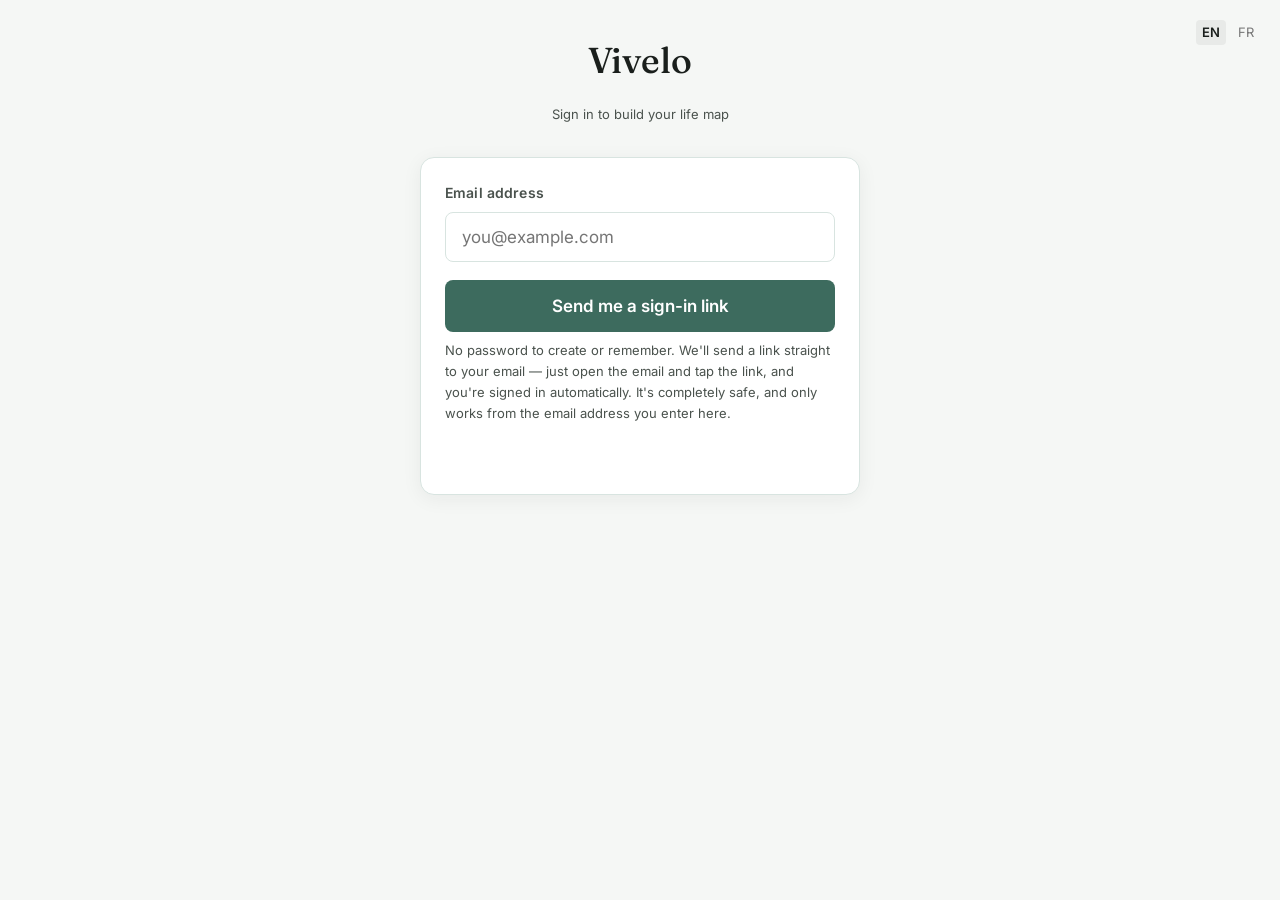
<file: login.html>
<!DOCTYPE html>
<html lang="en">
<head>
<meta charset="UTF-8">
<meta name="viewport" content="width=device-width, initial-scale=1.0">
<title>Sign in — Vivelo</title>
<link rel="preconnect" href="https://fonts.googleapis.com">
<link href="https://fonts.googleapis.com/css2?family=Fraunces:wght@500;600&family=Inter:wght@400;500;600;700&display=swap" rel="stylesheet">
<link rel="stylesheet" href="css/style.css">
<style>
  .lang-switch { position: absolute; top: 20px; right: 20px; display: flex; gap: 6px; font-size: 13px; }
  .lang-switch a { color: #777; text-decoration: none; padding: 2px 6px; border-radius: 4px; }
  .lang-switch a.active { color: inherit; font-weight: 600; background: rgba(0,0,0,0.05); }
</style>
</head>
<body data-i18n-title="login.meta.title">
<div class="lang-switch">
  <a href="#" data-lang-toggle="en">EN</a>
  <a href="#" data-lang-toggle="fr">FR</a>
</div>
<div class="wrap">
  <div class="center" style="margin-bottom:32px;">
    <h1 class="display">Vivelo</h1>
    <p class="helper-text" data-i18n="login.subtitle">Sign in to build your life map</p>
  </div>

  <div class="card">
    <div id="form-state">
      <div class="field">
        <label for="email" data-i18n="login.email.label">Email address</label>
        <input type="email" id="email" placeholder="you@example.com" autocomplete="email" required>
      </div>
      <button class="btn btn-primary" id="send-link-btn" data-i18n="login.sendLink">Send me a sign-in link</button>
      <p class="helper-text" data-i18n="login.passwordless.body">No password to create or remember. We'll send a link straight to your email — just open the email and tap the link, and you're signed in automatically. It's completely safe, and only works from the email address you enter here.</p>
    </div>

    <div id="sent-state" style="display:none;" class="center">
      <p style="font-size:17px;"><span data-i18n="login.sent.prefix">Check your inbox — we sent a sign-in link to </span><strong id="sent-email"></strong><span data-i18n="login.sent.suffix">.</span></p>
      <p class="helper-text" data-i18n="login.sent.body">Open the email and tap the button inside it. That's it — no password, no code to type. It'll bring you right back here, already signed in.</p>
    </div>

    <p class="msg" id="msg"></p>
  </div>
</div>

<script src="js/translations.js"></script>
<script src="js/i18n.js"></script>
<script type="module">
  import { sendMagicLink } from './js/auth.js';

  function t(key) {
    const lang = window.viveloI18n ? window.viveloI18n.currentLang() : 'en';
    const dict = (window.TRANSLATIONS && window.TRANSLATIONS[lang]) || (window.TRANSLATIONS && window.TRANSLATIONS.en) || {};
    return dict[key];
  }

  const btn = document.getElementById('send-link-btn');
  const emailInput = document.getElementById('email');
  const msg = document.getElementById('msg');

  btn.addEventListener('click', async () => {
    const email = emailInput.value.trim();
    if (!email) {
      msg.textContent = t('login.errors.emptyEmail');
      msg.className = 'msg error';
      return;
    }
    btn.disabled = true;
    btn.textContent = t('login.sending');
    msg.textContent = '';

    const { error } = await sendMagicLink(email, window.viveloI18n ? window.viveloI18n.currentLang() : 'en');

    if (error) {
      msg.textContent = error.message;
      msg.className = 'msg error';
      btn.disabled = false;
      btn.textContent = t('login.sendLink');
      return;
    }

    document.getElementById('sent-email').textContent = email;
    document.getElementById('form-state').style.display = 'none';
    document.getElementById('sent-state').style.display = 'block';
  });

  emailInput.addEventListener('keydown', (e) => {
    if (e.key === 'Enter') btn.click();
  });
</script>
</body>
</html>
</file>
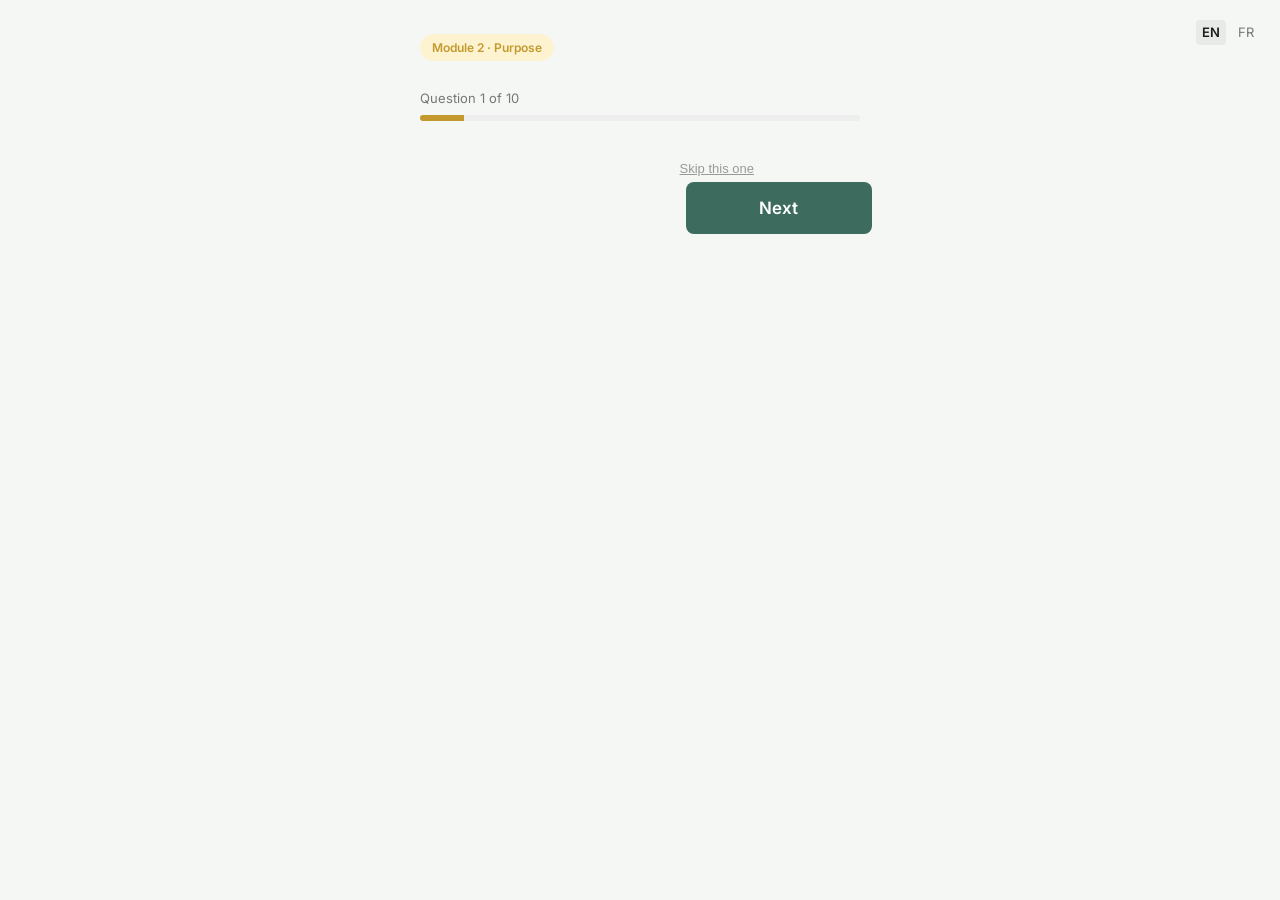
<file: onboarding-module2.html>
<!DOCTYPE html>
<html lang="en">
<head>
<meta charset="UTF-8">
<meta name="viewport" content="width=device-width, initial-scale=1.0">
<title>Going deeper — Vivelo</title>
<link rel="preconnect" href="https://fonts.googleapis.com">
<link href="https://fonts.googleapis.com/css2?family=Fraunces:wght@500;600&family=Inter:wght@400;500;600;700&display=swap" rel="stylesheet">
<link rel="stylesheet" href="css/style.css">
<style>
  .q-wrap { max-width: 640px; margin: 0 auto; }
  .q-progress-label { font-size: 13px; color: #777; margin-bottom: 6px; }
  .q-progress-bar { height: 6px; background: #eee; border-radius: 6px; overflow: hidden; margin-bottom: 32px; }
  .q-progress-fill { height: 100%; background: #C49A2E; transition: width 0.3s ease; }
  .q-question { font-size: 22px; font-family: 'Fraunces', serif; margin-bottom: 16px; }
  .q-textarea { width: 100%; min-height: 110px; padding: 14px; font-size: 15px; font-family: 'Inter', sans-serif; border: 1.5px solid #ddd; border-radius: 10px; resize: vertical; }
  .q-textarea:focus { outline: none; border-color: #C49A2E; }
  .q-nav { display: flex; justify-content: space-between; margin-top: 28px; }
  .q-skip { font-size: 13px; color: #999; background: none; border: none; cursor: pointer; text-decoration: underline; }
  .q-thinking { text-align: center; padding: 60px 20px; }
  .module-badge {
    display: inline-block; background: #FEF3D0; color: #C49A2E; font-size: 12px;
    font-weight: 600; padding: 4px 12px; border-radius: 50px; margin-bottom: 14px;
  }
  .lang-switch { position: absolute; top: 20px; right: 20px; display: flex; gap: 6px; font-size: 13px; }
  .lang-switch a { color: #777; text-decoration: none; padding: 2px 6px; border-radius: 4px; }
  .lang-switch a.active { color: inherit; font-weight: 600; background: rgba(0,0,0,0.05); }
</style>
</head>
<body data-i18n-title="onboarding2.meta.title">
<div class="lang-switch">
  <a href="#" data-lang-toggle="en">EN</a>
  <a href="#" data-lang-toggle="fr">FR</a>
</div>
<div class="wrap">
  <div class="q-wrap">

    <div id="questionnaire">
      <span class="module-badge" data-i18n="onboarding2.badge">Module 2 · Purpose</span>
      <p class="q-progress-label" id="progressLabel">Question 1 of 10</p>
      <div class="q-progress-bar"><div class="q-progress-fill" id="progressFill" style="width:10%"></div></div>

      <div id="qBody"></div>

      <div class="q-nav">
        <div>
          <button class="btn btn-outline" id="backBtn" data-i18n="onboarding.back" style="display:none;">Back</button>
        </div>
        <div>
          <button class="q-skip" id="skipBtn" data-i18n="onboarding.skip">Skip this one</button>
          <button class="btn btn-primary" id="nextBtn" data-i18n="onboarding.next" style="margin-left:12px;">Next</button>
        </div>
      </div>
      <p class="msg" id="msg"></p>
    </div>

    <div id="thinking" class="q-thinking" style="display:none;">
      <h2 class="display" data-i18n="onboarding2.thinking.title">Refining your map…</h2>
      <p class="helper-text" data-i18n="onboarding2.thinking.body">Weaving these answers into your themes. About 10 seconds.</p>
    </div>

  </div>
</div>

<script src="js/translations.js"></script>
<script src="js/i18n.js"></script>
<script type="module">
  import { supabase } from './js/supabase-client.js';
  import { requireSession } from './js/auth.js';

  function t(key) {
    const lang = window.viveloI18n ? window.viveloI18n.currentLang() : 'en';
    const dict = (window.TRANSLATIONS && window.TRANSLATIONS[lang]) || (window.TRANSLATIONS && window.TRANSLATIONS.en) || {};
    return dict[key];
  }

  // Module 2 = Yann's "Pillar 1: PURPOSE" deep-dive set from his original
  // email. Stored under q11..q20 so Module 1's q1..q10 are never touched.
  const QUESTIONS = [
    { id: 'q11', textKey: 'onboarding2.q11.text', placeholderKey: 'onboarding2.q11.placeholder' },
    { id: 'q12', textKey: 'onboarding2.q12.text', placeholderKey: 'onboarding2.q12.placeholder' },
    { id: 'q13', textKey: 'onboarding2.q13.text', placeholderKey: 'onboarding2.q13.placeholder' },
    { id: 'q14', textKey: 'onboarding2.q14.text', placeholderKey: 'onboarding2.q14.placeholder' },
    { id: 'q15', textKey: 'onboarding2.q15.text', placeholderKey: 'onboarding2.q15.placeholder' },
    { id: 'q16', textKey: 'onboarding2.q16.text', placeholderKey: 'onboarding2.q16.placeholder' },
    { id: 'q17', textKey: 'onboarding2.q17.text', placeholderKey: 'onboarding2.q17.placeholder' },
    { id: 'q18', textKey: 'onboarding2.q18.text', placeholderKey: 'onboarding2.q18.placeholder' },
    { id: 'q19', textKey: 'onboarding2.q19.text', placeholderKey: 'onboarding2.q19.placeholder' },
    { id: 'q20', textKey: 'onboarding2.q20.text', placeholderKey: 'onboarding2.q20.placeholder' },
  ];

  const answers = {}; // q11..q20 — merged with existing q1..q10 on submit
  let current = 0;
  let hasRenderedOnce = false;

  const qBody = document.getElementById('qBody');
  const progressLabel = document.getElementById('progressLabel');
  const progressFill = document.getElementById('progressFill');
  const backBtn = document.getElementById('backBtn');
  const nextBtn = document.getElementById('nextBtn');
  const skipBtn = document.getElementById('skipBtn');
  const msg = document.getElementById('msg');

  document.addEventListener('vivelo:langchange', () => {
    if (hasRenderedOnce) render();
  });

  function render() {
    const q = QUESTIONS[current];
    progressLabel.textContent = t('onboarding.progress')
      .replace('{current}', current + 1)
      .replace('{total}', QUESTIONS.length);
    progressFill.style.width = `${((current + 1) / QUESTIONS.length) * 100}%`;
    backBtn.style.display = current === 0 ? 'none' : 'inline-block';
    msg.textContent = '';

    qBody.innerHTML = `
      <div class="q-question">${t(q.textKey)}</div>
      <textarea class="q-textarea" id="qInput" placeholder="${t(q.placeholderKey)}">${answers[q.id] || ''}</textarea>
    `;
    document.getElementById('qInput').addEventListener('input', e => {
      answers[q.id] = e.target.value;
    });

    hasRenderedOnce = true;
  }

  backBtn.addEventListener('click', () => { current--; render(); });
  skipBtn.addEventListener('click', () => advance());
  nextBtn.addEventListener('click', () => advance());

  function advance() {
    if (current < QUESTIONS.length - 1) {
      current++;
      render();
    } else {
      submit();
    }
  }

  async function submit() {
    const session = await requireSession();
    if (!session) return;
    const userId = session.user.id;

    nextBtn.disabled = true;
    nextBtn.textContent = t('onboarding.saving');

    // Merge with whatever's already saved (Module 1's q1..q10) rather than
    // overwriting — the theme extractor works best from the full answer set.
    const { data: existing } = await supabase
      .from('questionnaire_responses')
      .select('answers')
      .eq('user_id', userId)
      .maybeSingle();
    const mergedAnswers = { ...(existing?.answers || {}), ...answers };

    const { error: saveError } = await supabase
      .from('questionnaire_responses')
      .upsert({ user_id: userId, answers: mergedAnswers, updated_at: new Date().toISOString() });

    if (saveError) {
      msg.textContent = saveError.message;
      msg.className = 'msg error';
      nextBtn.disabled = false;
      nextBtn.textContent = t('onboarding.next');
      return;
    }

    document.getElementById('questionnaire').style.display = 'none';
    document.getElementById('thinking').style.display = 'block';

    const { data, error: fnError } = await supabase.functions.invoke('theme-extractor', {
      body: { answers: mergedAnswers, lang: window.viveloI18n ? window.viveloI18n.currentLang() : 'en' },
    });

    if (fnError || !data?.themes) {
      window.location.href = 'dashboard.html';
      return;
    }

    // Fresh extraction from the combined 20-answer set replaces the old themes.
    await supabase.from('user_themes').delete().eq('user_id', userId);
    const rows = data.themes.map(theme => ({
      user_id: userId,
      label: theme.label,
      pillars: theme.pillars,
      weight: theme.weight,
      rationale: theme.rationale || null,
    }));
    if (rows.length) await supabase.from('user_themes').insert(rows);

    window.location.href = 'dashboard.html';
  }

  requireSession().then(async session => {
    if (!session) return;
    // Pre-fill from any existing Module 2 answers (refresh/back-nav safe).
    const { data } = await supabase
      .from('questionnaire_responses')
      .select('answers')
      .eq('user_id', session.user.id)
      .maybeSingle();
    if (data?.answers) {
      QUESTIONS.forEach(q => {
        if (data.answers[q.id] !== undefined) answers[q.id] = data.answers[q.id];
      });
    }
    render();
  });
</script>
</body>
</html>
</file>
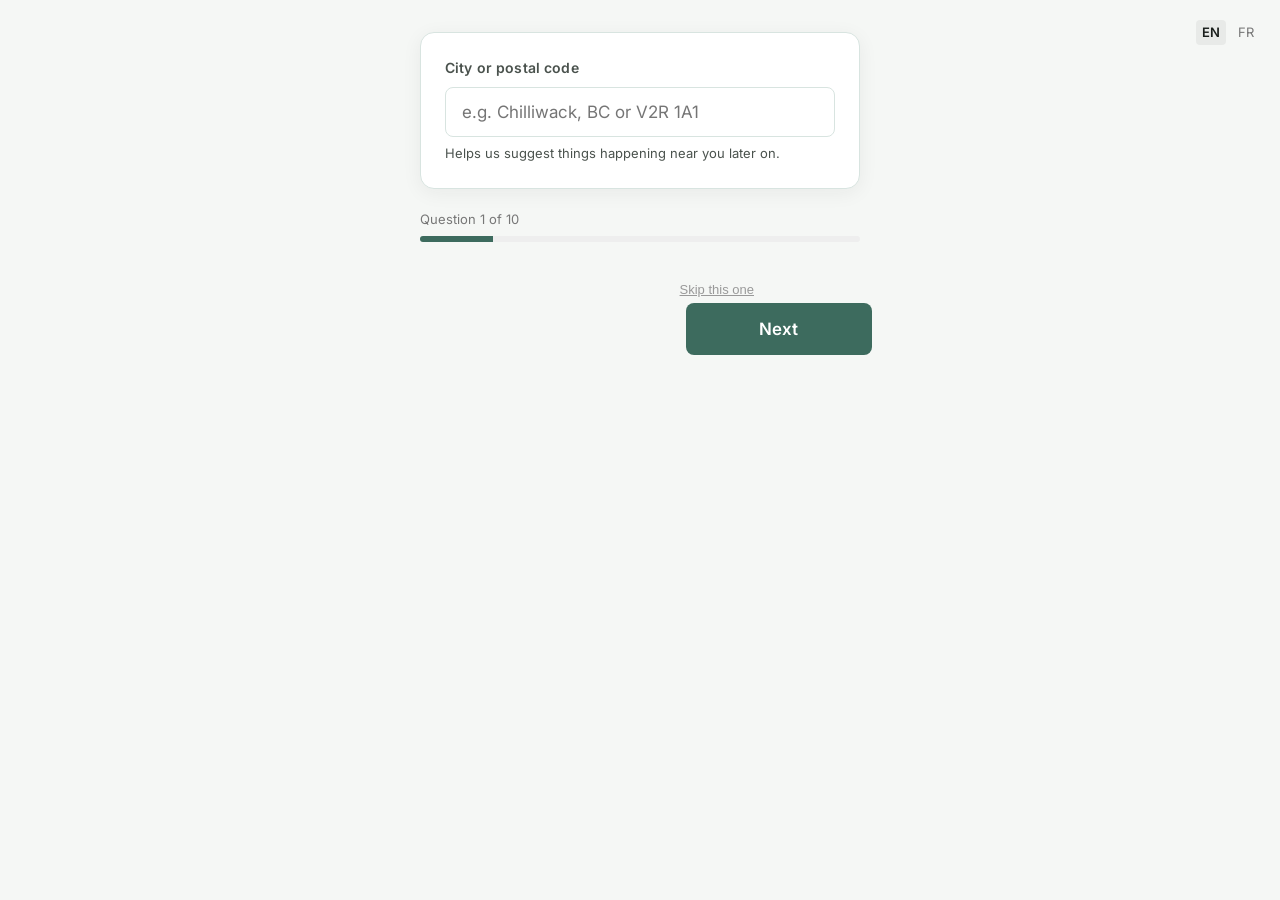
<file: onboarding.html>
<!DOCTYPE html>
<html lang="en">
<head>
<meta charset="UTF-8">
<meta name="viewport" content="width=device-width, initial-scale=1.0">
<title>Let's get to know you — Vivelo</title>
<link rel="preconnect" href="https://fonts.googleapis.com">
<link href="https://fonts.googleapis.com/css2?family=Fraunces:wght@500;600&family=Inter:wght@400;500;600;700&display=swap" rel="stylesheet">
<link rel="stylesheet" href="css/style.css">
<style>
  .q-wrap { max-width: 640px; margin: 0 auto; }
  .q-progress-label { font-size: 13px; color: #777; margin-bottom: 6px; }
  .q-progress-bar { height: 6px; background: #eee; border-radius: 6px; overflow: hidden; margin-bottom: 32px; }
  .q-progress-fill { height: 100%; background: #3D6B5E; transition: width 0.3s ease; }
  .q-question { font-size: 22px; font-family: 'Fraunces', serif; margin-bottom: 16px; }
  .q-textarea { width: 100%; min-height: 110px; padding: 14px; font-size: 15px; font-family: 'Inter', sans-serif; border: 1.5px solid #ddd; border-radius: 10px; resize: vertical; }
  .q-textarea:focus { outline: none; border-color: #3D6B5E; }
  .q-chip-row { display: flex; flex-wrap: wrap; gap: 8px; margin-top: 8px; }
  .q-chip { background: #f2f2f2; border: 1.5px solid #ddd; border-radius: 50px; padding: 8px 16px; font-size: 14px; cursor: pointer; transition: all 0.15s; }
  .q-chip.active { background: #3D6B5E; border-color: #3D6B5E; color: white; }
  .q-single-row { display: flex; flex-direction: column; gap: 10px; margin-top: 8px; }
  .q-single-opt { text-align: left; padding: 12px 16px; border: 1.5px solid #ddd; border-radius: 10px; background: white; cursor: pointer; font-size: 15px; font-family: 'Inter', sans-serif; }
  .q-single-opt.active { border-color: #3D6B5E; background: #EAF2EF; }
  .q-custom-row { display: flex; gap: 8px; margin-top: 10px; }
  .q-custom-row input { flex: 1; padding: 8px 12px; border: 1.5px solid #ddd; border-radius: 8px; font-size: 14px; }
  .q-nav { display: flex; justify-content: space-between; margin-top: 28px; }
  .q-skip { font-size: 13px; color: #999; background: none; border: none; cursor: pointer; text-decoration: underline; }
  .q-thinking { text-align: center; padding: 60px 20px; }
  .lang-switch { position: absolute; top: 20px; right: 20px; display: flex; gap: 6px; font-size: 13px; }
  .lang-switch a { color: #777; text-decoration: none; padding: 2px 6px; border-radius: 4px; }
  .lang-switch a.active { color: inherit; font-weight: 600; background: rgba(0,0,0,0.05); }
</style>
</head>
<body data-i18n-title="onboarding.meta.title">
<div class="lang-switch">
  <a href="#" data-lang-toggle="en">EN</a>
  <a href="#" data-lang-toggle="fr">FR</a>
</div>
<div class="wrap">
  <div class="q-wrap">

    <div class="card" style="margin-bottom:20px;">
      <div class="field" style="margin-bottom:0;">
        <label for="location" data-i18n="onboarding.location.label">City or postal code</label>
        <input type="text" id="location" data-i18n-placeholder="onboarding.location.placeholder" placeholder="e.g. Chilliwack, BC or V2R 1A1">
      </div>
      <p class="helper-text" style="margin-top:6px; margin-bottom:0;" data-i18n="onboarding.location.helper">Helps us suggest things happening near you later on.</p>
    </div>

    <div id="questionnaire">
      <p class="q-progress-label" id="progressLabel">Question 1 of 10</p>
      <div class="q-progress-bar"><div class="q-progress-fill" id="progressFill" style="width:16.6%"></div></div>

      <div id="qBody"></div>

      <div class="q-nav">
        <div>
          <button class="btn btn-outline" id="backBtn" data-i18n="onboarding.back" style="display:none;">Back</button>
        </div>
        <div>
          <button class="q-skip" id="skipBtn" data-i18n="onboarding.skip">Skip this one</button>
          <button class="btn btn-primary" id="nextBtn" data-i18n="onboarding.next" style="margin-left:12px;">Next</button>
        </div>
      </div>
      <p class="msg" id="msg"></p>
    </div>

    <div id="thinking" class="q-thinking" style="display:none;">
      <h2 class="display" data-i18n="onboarding.thinking.title">Thinking for a moment…</h2>
      <p class="helper-text" data-i18n="onboarding.thinking.body">We're finding the themes in what you shared. This takes about 10 seconds.</p>
    </div>

  </div>
</div>

<script src="js/translations.js"></script>
<script src="js/i18n.js"></script>
<script type="module">
  import { supabase } from './js/supabase-client.js';
  import { requireSession } from './js/auth.js';

  const QUESTIONS = [
    { id: 'q1', type: 'text', textKey: 'onboarding.q1.text', placeholderKey: 'onboarding.q1.placeholder' },
    { id: 'q2', type: 'text', textKey: 'onboarding.q2.text', placeholderKey: 'onboarding.q2.placeholder' },
    { id: 'q3', type: 'text', textKey: 'onboarding.q3.text', placeholderKey: 'onboarding.q3.placeholder' },
    { id: 'q4', type: 'text', textKey: 'onboarding.q4.text', placeholderKey: 'onboarding.q4.placeholder' },
    { id: 'q5', type: 'chips', textKey: 'onboarding.q5.text', optionsKey: 'onboarding.q5.options', allowCustom: true },
    { id: 'q6', type: 'single', textKey: 'onboarding.q6.text', optionsKey: 'onboarding.q6.options' },
    { id: 'q7', type: 'chips', textKey: 'onboarding.q7.text', optionsKey: 'onboarding.q7.options', allowCustom: false },
    { id: 'q8', type: 'single', textKey: 'onboarding.q8.text', optionsKey: 'onboarding.q8.options' },
    { id: 'q9', type: 'chips', textKey: 'onboarding.q9.text', optionsKey: 'onboarding.q9.options', allowCustom: true },
    { id: 'q10', type: 'text', textKey: 'onboarding.q10.text', placeholderKey: 'onboarding.q10.placeholder' },
  ];

  // Looks up a translated string (or array, for option lists) for the active language.
  function t(key) {
    const lang = window.viveloI18n ? window.viveloI18n.currentLang() : 'en';
    const dict = (window.TRANSLATIONS && window.TRANSLATIONS[lang]) || (window.TRANSLATIONS && window.TRANSLATIONS.en) || {};
    return dict[key];
  }

  const answers = {}; // q1..q10
  let current = 0;
  let hasRenderedOnce = false;

  const qBody = document.getElementById('qBody');
  const progressLabel = document.getElementById('progressLabel');
  const progressFill = document.getElementById('progressFill');
  const backBtn = document.getElementById('backBtn');
  const nextBtn = document.getElementById('nextBtn');
  const skipBtn = document.getElementById('skipBtn');
  const msg = document.getElementById('msg');

  // Re-render the current question (with new-language text) when the toggle is clicked.
  // Guarded so the very first languagechange event (fired on page load, before the
  // session/answers have loaded) doesn't trigger a redundant early render.
  document.addEventListener('vivelo:langchange', () => {
    if (hasRenderedOnce) render();
  });

  function render() {
    const q = QUESTIONS[current];
    const qText = t(q.textKey);
    progressLabel.textContent = t('onboarding.progress')
      .replace('{current}', current + 1)
      .replace('{total}', QUESTIONS.length);
    progressFill.style.width = `${((current + 1) / QUESTIONS.length) * 100}%`;
    backBtn.style.display = current === 0 ? 'none' : 'inline-block';
    msg.textContent = '';

    if (q.type === 'text') {
      const placeholder = t(q.placeholderKey);
      qBody.innerHTML = `
        <div class="q-question">${qText}</div>
        <textarea class="q-textarea" id="qInput" placeholder="${placeholder}">${answers[q.id] || ''}</textarea>
      `;
      document.getElementById('qInput').addEventListener('input', e => {
        answers[q.id] = e.target.value;
      });
    }

    if (q.type === 'chips') {
      const options = t(q.optionsKey);
      const selected = new Set(answers[q.id] || []);
      qBody.innerHTML = `
        <div class="q-question">${qText}</div>
        <div class="q-chip-row" id="chipRow">
          ${options.map(o => `<span class="q-chip${selected.has(o) ? ' active' : ''}" data-val="${o}">${o}</span>`).join('')}
        </div>
        ${q.allowCustom ? `
          <div class="q-custom-row">
            <input type="text" id="customChipInput" placeholder="${t('onboarding.customPlaceholder')}">
            <button class="btn btn-outline" id="customChipAdd" type="button">${t('onboarding.customAdd')}</button>
          </div>` : ''}
      `;
      const chipRow = document.getElementById('chipRow');
      function syncAnswer() {
        answers[q.id] = Array.from(chipRow.querySelectorAll('.q-chip.active')).map(c => c.dataset.val);
      }
      chipRow.querySelectorAll('.q-chip').forEach(chip => {
        chip.addEventListener('click', () => { chip.classList.toggle('active'); syncAnswer(); });
      });
      if (q.allowCustom) {
        const addCustom = () => {
          const input = document.getElementById('customChipInput');
          const val = input.value.trim();
          if (!val) return;
          const chip = document.createElement('span');
          chip.className = 'q-chip active';
          chip.dataset.val = val;
          chip.textContent = val;
          chip.addEventListener('click', () => { chip.classList.toggle('active'); syncAnswer(); });
          chipRow.appendChild(chip);
          input.value = '';
          syncAnswer();
        };
        document.getElementById('customChipAdd').addEventListener('click', addCustom);
        document.getElementById('customChipInput').addEventListener('keydown', e => {
          if (e.key === 'Enter') { e.preventDefault(); addCustom(); }
        });
      }
    }

    if (q.type === 'single') {
      const options = t(q.optionsKey);
      qBody.innerHTML = `
        <div class="q-question">${qText}</div>
        <div class="q-single-row" id="singleRow">
          ${options.map(o => `<button type="button" class="q-single-opt${answers[q.id] === o ? ' active' : ''}" data-val="${o}">${o}</button>`).join('')}
        </div>
      `;
      document.getElementById('singleRow').querySelectorAll('.q-single-opt').forEach(btn => {
        btn.addEventListener('click', () => {
          document.querySelectorAll('.q-single-opt').forEach(b => b.classList.remove('active'));
          btn.classList.add('active');
          answers[q.id] = btn.dataset.val;
        });
      });
    }

    hasRenderedOnce = true;
  }

  backBtn.addEventListener('click', () => { current--; render(); });
  skipBtn.addEventListener('click', () => advance());
  nextBtn.addEventListener('click', () => advance());

  function advance() {
    if (current < QUESTIONS.length - 1) {
      current++;
      render();
    } else {
      submit();
    }
  }

  async function submit() {
    const session = await requireSession();
    if (!session) return;
    const userId = session.user.id;

    nextBtn.disabled = true;
    nextBtn.textContent = t('onboarding.saving');

    const location = document.getElementById('location').value.trim() || null;
    const { error: profileError } = await supabase
      .from('profiles')
      .upsert({ id: userId, location });

    if (profileError) {
      msg.textContent = profileError.message;
      msg.className = 'msg error';
      nextBtn.disabled = false;
      nextBtn.textContent = t('onboarding.next');
      return;
    }

    const { error: saveError } = await supabase
      .from('questionnaire_responses')
      .upsert({ user_id: userId, answers, updated_at: new Date().toISOString() });

    if (saveError) {
      msg.textContent = saveError.message;
      msg.className = 'msg error';
      nextBtn.disabled = false;
      nextBtn.textContent = t('onboarding.next');
      return;
    }

    document.getElementById('questionnaire').style.display = 'none';
    document.getElementById('thinking').style.display = 'block';

    const { data, error: fnError } = await supabase.functions.invoke('theme-extractor', {
      body: { answers, lang: window.viveloI18n ? window.viveloI18n.currentLang() : 'en' },
    });

    if (fnError || !data?.themes) {
      // Extraction failing shouldn't strand the user — save what we can
      // and let them continue; dashboard can retry extraction later.
      window.location.href = 'dashboard.html';
      return;
    }

    // Replace any previous themes with this fresh extraction.
    await supabase.from('user_themes').delete().eq('user_id', userId);
    const rows = data.themes.map(theme => ({
      user_id: userId,
      label: theme.label,
      pillars: theme.pillars,
      weight: theme.weight,
      rationale: theme.rationale || null,
    }));
    if (rows.length) await supabase.from('user_themes').insert(rows);

    window.location.href = 'dashboard.html';
  }

  requireSession().then(async session => {
    if (!session) return;
    // Pre-fill from any existing profile / questionnaire data (refresh/back-nav safe).
    const [{ data: profile }, { data: responses }] = await Promise.all([
      supabase.from('profiles').select('location').eq('id', session.user.id).maybeSingle(),
      supabase.from('questionnaire_responses').select('answers').eq('user_id', session.user.id).maybeSingle(),
    ]);
    if (profile?.location) document.getElementById('location').value = profile.location;
    if (responses?.answers) Object.assign(answers, responses.answers);
    render();
  });
</script>
</body>
</html>
</file>
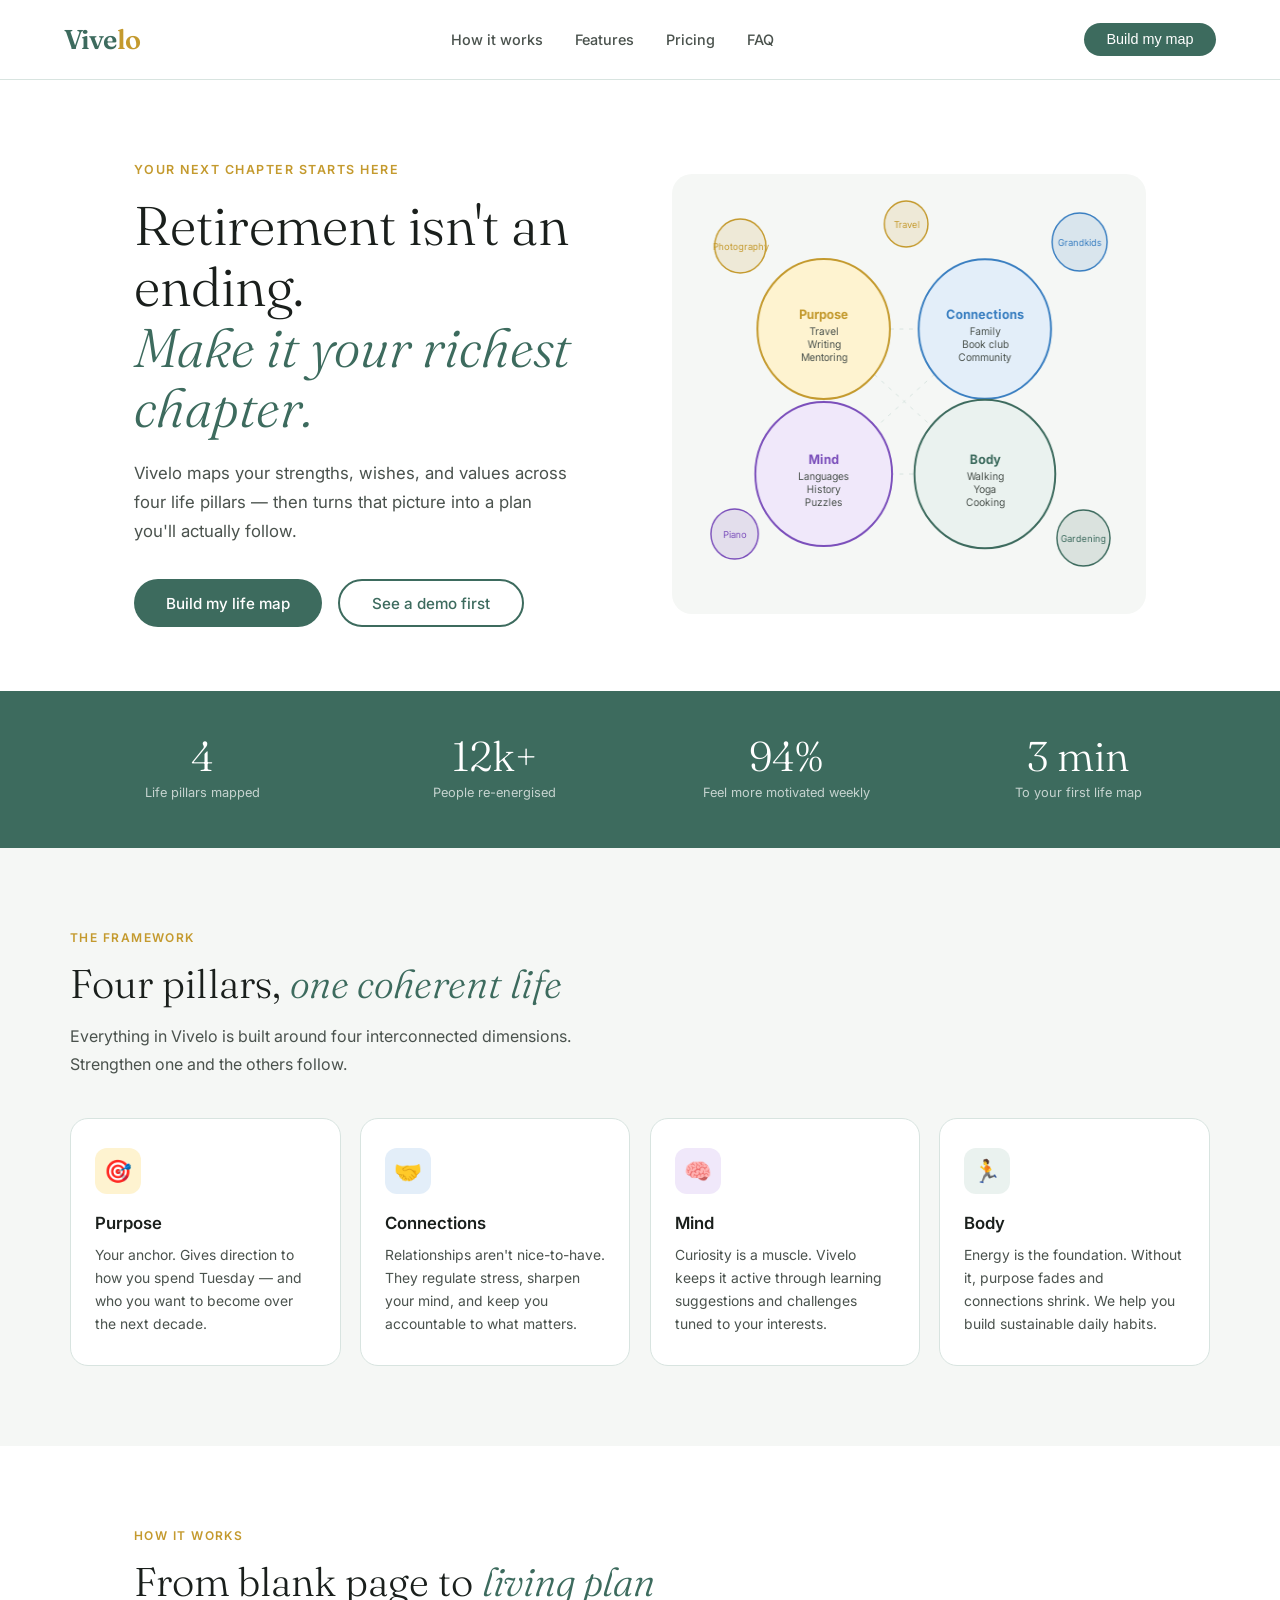
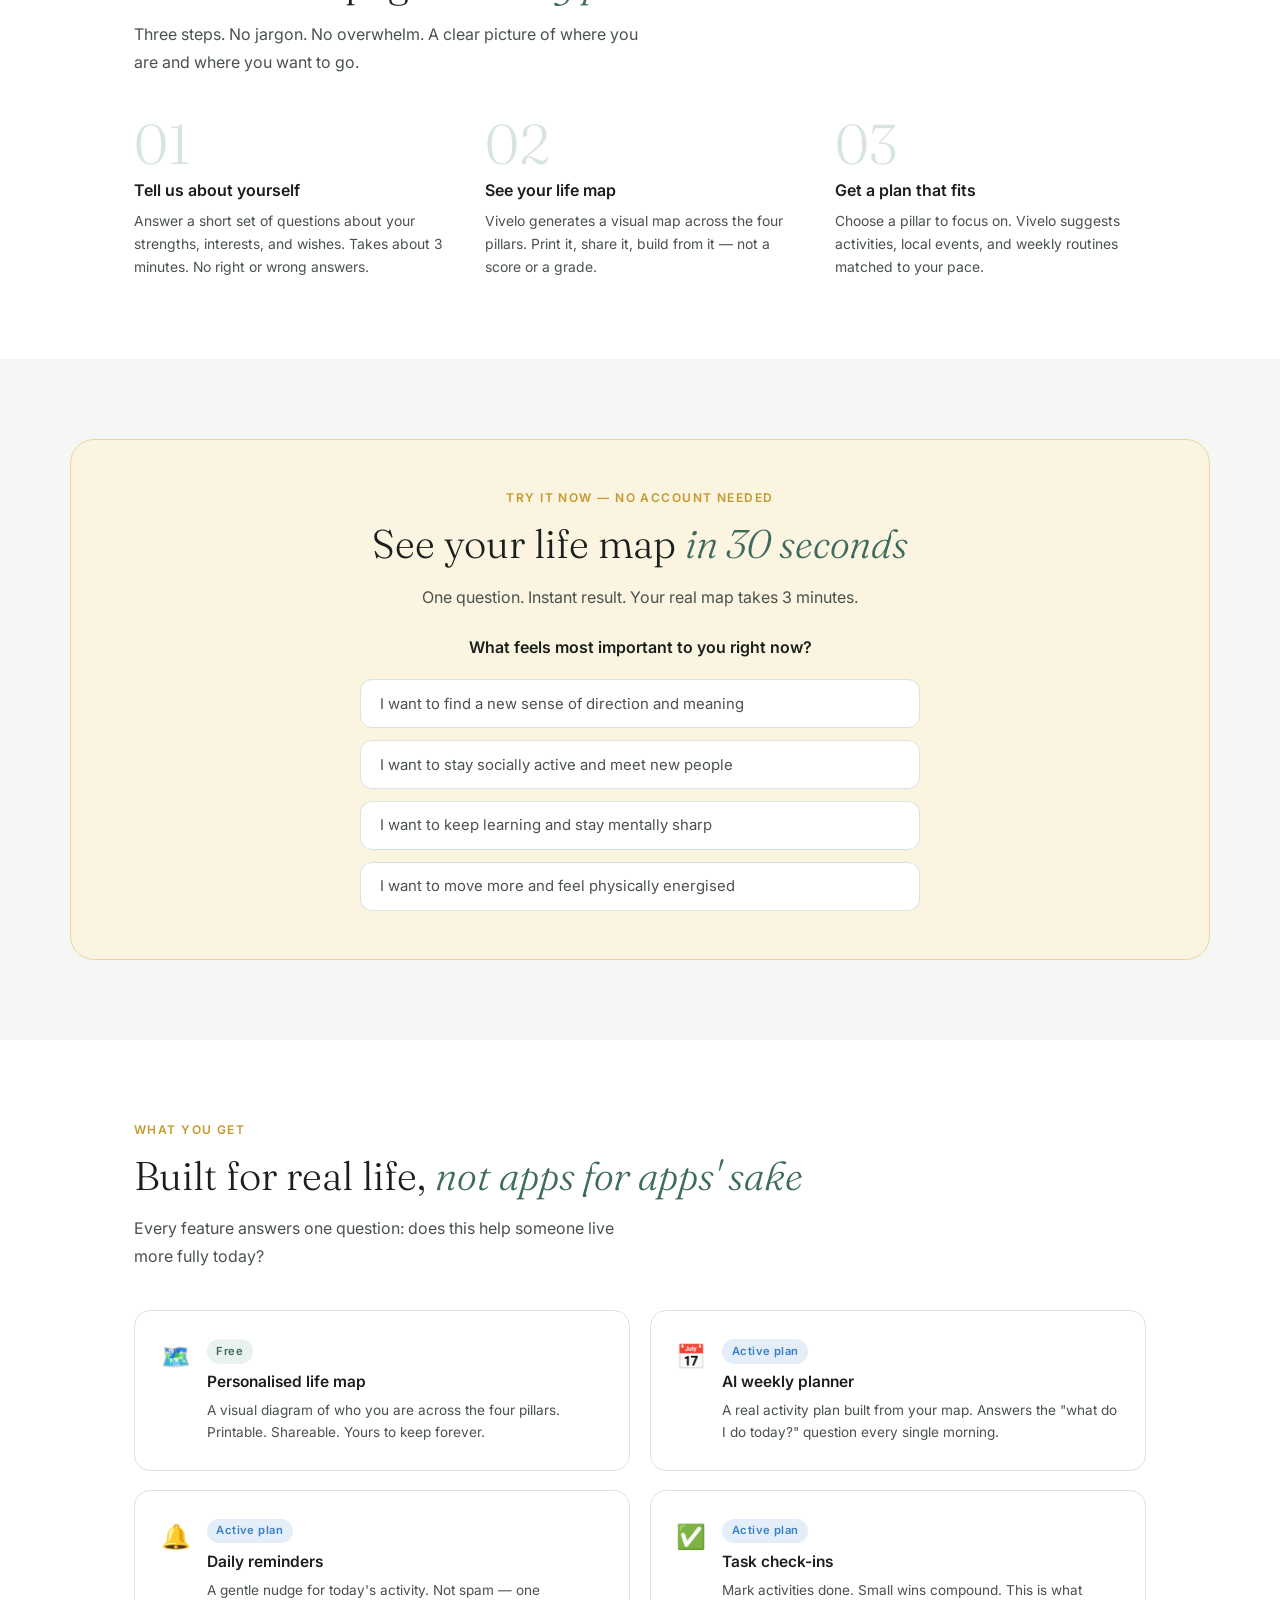
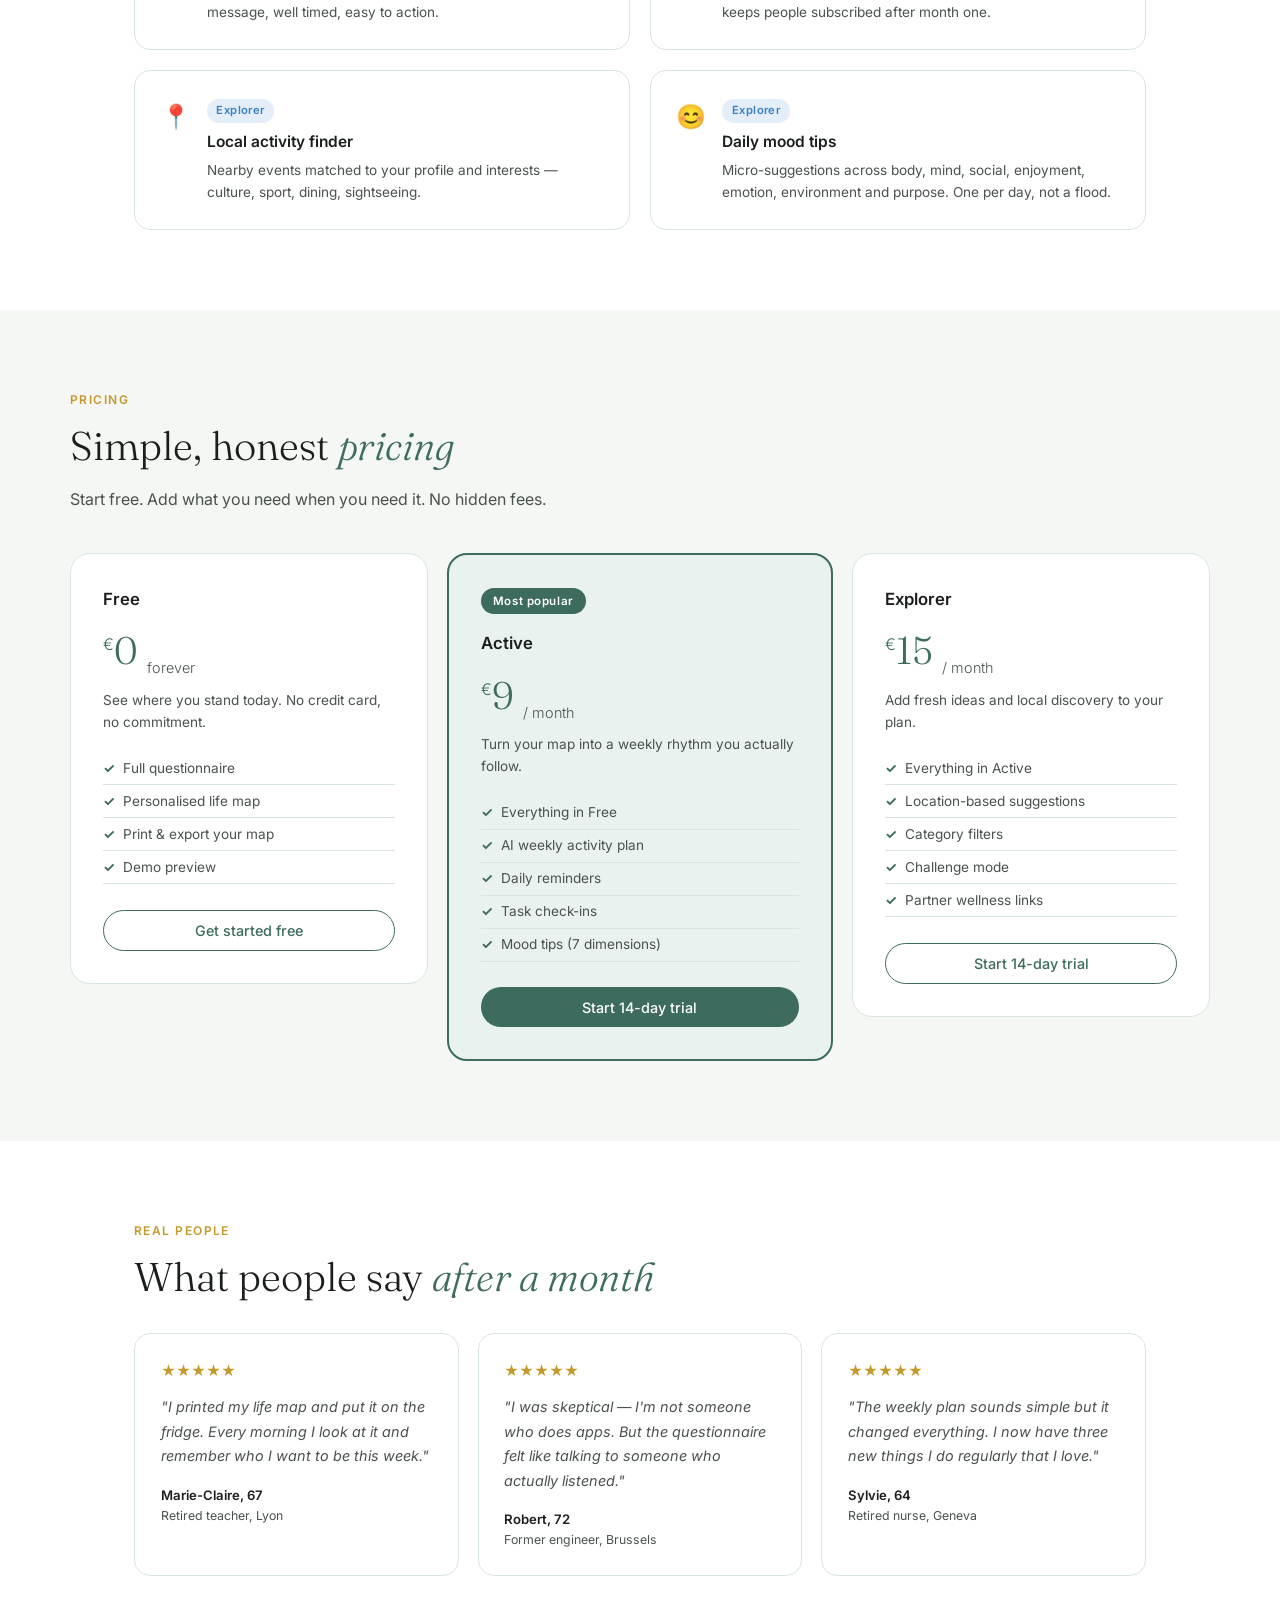
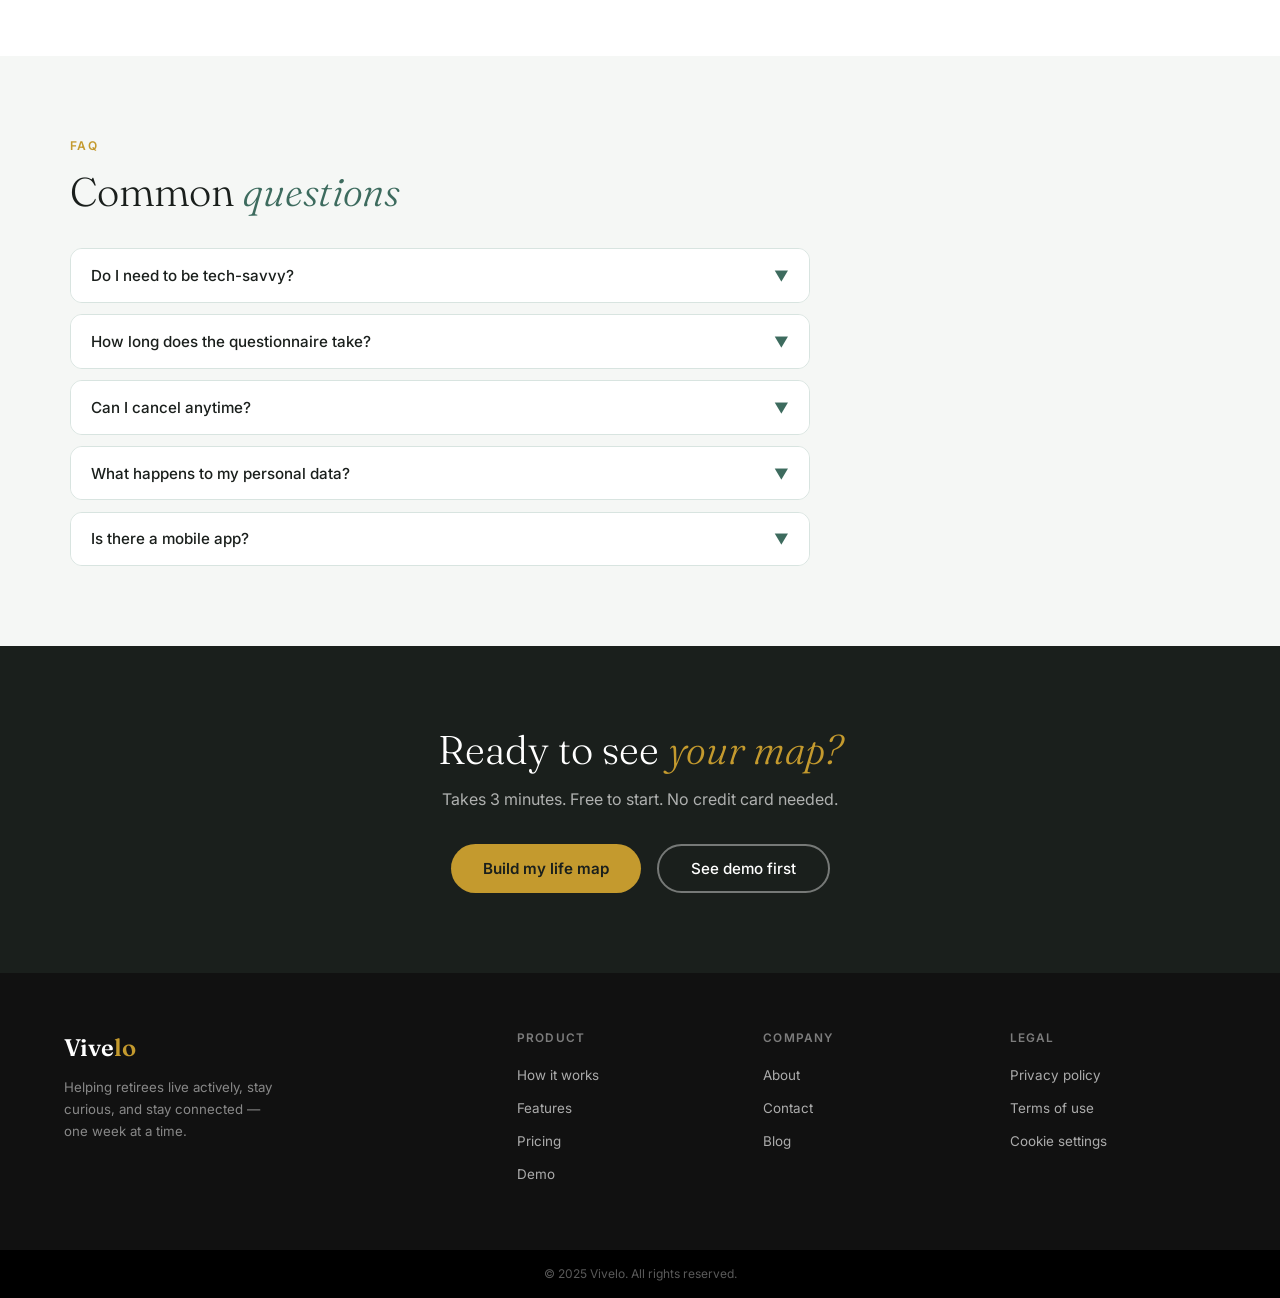
<file: prototype.html>
<!DOCTYPE html>
<html lang="en">
<head>
<meta charset="UTF-8"/>
<meta name="viewport" content="width=device-width,initial-scale=1"/>
<title>Vivelo — Retirement Reimagined</title>
<link href="https://fonts.googleapis.com/css2?family=Fraunces:ital,wght@0,300;0,400;0,600;1,300;1,400&family=Inter:wght@400;500;600&display=swap" rel="stylesheet"/>
<style>
*{box-sizing:border-box;margin:0;padding:0}
:root{
  --sage:#3D6B5E;--sage-light:#EAF2EF;--sage-mid:#6B9E8E;
  --gold:#C49A2E;--gold-light:#FBF4E0;
  --ink:#1A1F1C;--mist:#F5F7F5;--body:#4A524D;--border:#D8E4E0;
  --purpose:#C49A2E;--purpose-l:#FEF3D0;
  --connect:#3A7FC1;--connect-l:#E3EEF9;
  --mind:#7B4FBB;--mind-l:#F0E8FA;
  --body-p:#3D6B5E;--body-pl:#EAF2EF;
}
html{scroll-behavior:smooth}
body{font-family:'Inter',sans-serif;color:var(--ink);background:#fff;font-size:16px;line-height:1.6}

/* ── NAV ── */
nav{display:flex;align-items:center;justify-content:space-between;padding:1.1rem 4rem;border-bottom:1px solid var(--border);background:#fff;position:sticky;top:0;z-index:200}
.logo{font-family:'Fraunces',serif;font-size:1.7rem;font-weight:600;color:var(--sage);letter-spacing:-.02em;text-decoration:none}
.logo span{color:var(--gold)}
.nav-links{display:flex;gap:2rem;list-style:none}
.nav-links a{text-decoration:none;color:var(--body);font-size:.9rem;font-weight:500;transition:color .2s}
.nav-links a:hover{color:var(--sage)}
.nav-cta{background:var(--sage);color:#fff;padding:.55rem 1.4rem;border-radius:50px;font-size:.9rem;font-weight:500;text-decoration:none;transition:background .2s;cursor:pointer;border:none}
.nav-cta:hover{background:#2E5347}

/* ── HERO ── */
.hero{display:grid;grid-template-columns:1fr 1fr;gap:4rem;align-items:center;padding:5rem 4rem 4rem;max-width:1140px;margin:0 auto}
.hero-label{font-size:.78rem;font-weight:600;letter-spacing:.12em;color:var(--gold);text-transform:uppercase;margin-bottom:1rem}
.hero-h1{font-family:'Fraunces',serif;font-size:3.4rem;font-weight:300;line-height:1.12;color:var(--ink);margin-bottom:1.2rem}
.hero-h1 em{font-style:italic;color:var(--sage)}
.hero-sub{font-size:1.05rem;color:var(--body);line-height:1.75;margin-bottom:2rem;max-width:440px}
.hero-btns{display:flex;gap:1rem;flex-wrap:wrap}
.btn-primary{background:var(--sage);color:#fff;padding:.8rem 2rem;border-radius:50px;font-size:.95rem;font-weight:500;text-decoration:none;border:none;cursor:pointer;transition:background .2s;font-family:'Inter',sans-serif}
.btn-primary:hover{background:#2E5347}
.btn-outline{background:transparent;color:var(--sage);padding:.8rem 2rem;border-radius:50px;font-size:.95rem;font-weight:500;text-decoration:none;border:2px solid var(--sage);cursor:pointer;transition:all .2s;font-family:'Inter',sans-serif}
.btn-outline:hover{background:var(--sage-light)}
#heroCanvas{width:100%;height:440px;border-radius:20px;background:var(--mist);display:block}

/* ── STATS ── */
.stats-bar{background:var(--sage);padding:2.8rem 4rem;display:grid;grid-template-columns:repeat(4,1fr);gap:1rem;text-align:center}
.stat-num{font-family:'Fraunces',serif;font-size:2.6rem;font-weight:300;color:#fff;line-height:1}
.stat-label{font-size:.8rem;color:rgba(255,255,255,.7);margin-top:.3rem}

/* ── SECTION WRAPPERS ── */
.sec{padding:5rem 4rem;max-width:1140px;margin:0 auto}
.sec-full{padding:5rem 4rem;background:var(--mist)}
.sec-inner{max-width:1140px;margin:0 auto}
.eyebrow{font-size:.75rem;font-weight:600;letter-spacing:.12em;color:var(--gold);text-transform:uppercase;margin-bottom:.8rem}
h2{font-family:'Fraunces',serif;font-size:2.5rem;font-weight:300;line-height:1.2;color:var(--ink);margin-bottom:.9rem}
h2 em{font-style:italic;color:var(--sage)}
.sec-sub{font-size:1rem;color:var(--body);max-width:520px;line-height:1.75;margin-bottom:2.5rem}

/* ── PILLARS ── */
.pillars{display:grid;grid-template-columns:repeat(4,1fr);gap:1.2rem}
.pillar{background:#fff;border:1px solid var(--border);border-radius:18px;padding:1.8rem 1.5rem;transition:box-shadow .2s,transform .2s;cursor:default}
.pillar:hover{box-shadow:0 8px 28px rgba(61,107,94,.13);transform:translateY(-4px)}
.p-icon{width:46px;height:46px;border-radius:12px;display:flex;align-items:center;justify-content:center;font-size:1.4rem;margin-bottom:1rem}
.pp .p-icon{background:var(--purpose-l)}
.pc .p-icon{background:var(--connect-l)}
.pm .p-icon{background:var(--mind-l)}
.pb .p-icon{background:var(--body-pl)}
.pillar h3{font-size:1.05rem;font-weight:600;margin-bottom:.45rem;color:var(--ink)}
.pillar p{font-size:.87rem;color:var(--body);line-height:1.65}

/* ── HOW IT WORKS ── */
.steps{display:grid;grid-template-columns:repeat(3,1fr);gap:2.5rem}
.step-num{font-family:'Fraunces',serif;font-size:3.5rem;font-weight:300;color:var(--border);line-height:1;margin-bottom:.4rem}
.step h3{font-size:1rem;font-weight:600;color:var(--ink);margin-bottom:.4rem}
.step p{font-size:.87rem;color:var(--body);line-height:1.65}

/* ── LIFE MAP DEMO ── */
.demo-shell{background:var(--gold-light);border:1px solid #E8D5A0;border-radius:24px;padding:3rem;text-align:center}
#quizWrap{max-width:560px;margin:0 auto}
.quiz-opts{display:flex;flex-direction:column;gap:.75rem;margin-top:1.2rem}
.qopt{background:#fff;border:1.5px solid var(--border);border-radius:12px;padding:.9rem 1.2rem;font-size:.93rem;color:var(--body);text-align:left;cursor:pointer;transition:all .18s;font-family:'Inter',sans-serif;width:100%}
.qopt:hover{border-color:var(--sage);color:var(--sage);background:var(--sage-light)}
.qopt.sel{border-color:var(--sage);background:var(--sage);color:#fff}
#miniWrap{display:none;padding-top:1rem}
#miniCanvas{border-radius:16px;background:#fff;box-shadow:0 4px 20px rgba(0,0,0,.07);max-width:100%}
.demo-note{font-size:.85rem;color:var(--body);margin-top:.8rem;font-style:italic}

/* ── FEATURES ── */
.features-grid{display:grid;grid-template-columns:1fr 1fr;gap:1.2rem}
.feat{background:#fff;border:1px solid var(--border);border-radius:16px;padding:1.6rem;display:flex;gap:1rem;align-items:flex-start}
.feat-ico{font-size:1.5rem;flex-shrink:0;margin-top:.1rem}
.feat h3{font-size:.97rem;font-weight:600;color:var(--ink);margin-bottom:.35rem}
.feat p{font-size:.85rem;color:var(--body);line-height:1.6}
.feat-badge{display:inline-block;font-size:.7rem;font-weight:600;padding:.2rem .6rem;border-radius:50px;margin-bottom:.4rem;letter-spacing:.04em}
.fb-free{background:var(--sage-light);color:var(--sage)}
.fb-paid{background:#E3EEF9;color:#3A7FC1}

/* ── PRICING ── */
.pricing-grid{display:grid;grid-template-columns:1fr 1.08fr 1fr;gap:1.2rem;align-items:start}
.pcard{border:1px solid var(--border);border-radius:20px;padding:2rem;background:#fff}
.pcard.featured{border:2.5px solid var(--sage);background:var(--sage-light)}
.pcard-badge{display:inline-block;background:var(--sage);color:#fff;font-size:.72rem;font-weight:600;padding:.25rem .75rem;border-radius:50px;margin-bottom:1rem;letter-spacing:.05em}
.pcard h3{font-size:1.05rem;font-weight:600;color:var(--ink);margin-bottom:.2rem}
.pcard .price{font-family:'Fraunces',serif;font-size:2.4rem;font-weight:300;color:var(--sage);margin:.5rem 0}
.pcard .price sup{font-size:1rem;font-family:'Inter',sans-serif}
.pcard .price sub{font-size:.9rem;font-family:'Inter',sans-serif;color:var(--body)}
.pcard-desc{font-size:.85rem;color:var(--body);line-height:1.6;margin-bottom:1.2rem}
.pcard-feats{list-style:none;font-size:.85rem;color:var(--body);margin-bottom:1.6rem}
.pcard-feats li{padding:.32rem 0;border-bottom:1px solid var(--border);display:flex;align-items:center;gap:.5rem}
.pcard-feats li::before{content:"✓";color:var(--sage);font-weight:700;flex-shrink:0}
.btn-pcard{display:block;text-align:center;padding:.7rem;border-radius:50px;font-size:.9rem;font-weight:500;cursor:pointer;border:none;font-family:'Inter',sans-serif;width:100%;transition:all .2s}
.bpc-primary{background:var(--sage);color:#fff}
.bpc-primary:hover{background:#2E5347}
.bpc-outline{background:transparent;border:1.5px solid var(--sage);color:var(--sage)}
.bpc-outline:hover{background:var(--sage-light)}

/* ── TESTIMONIALS ── */
.tgrid{display:grid;grid-template-columns:repeat(3,1fr);gap:1.2rem}
.tcard{background:#fff;border:1px solid var(--border);border-radius:16px;padding:1.6rem}
.tstars{color:var(--gold);font-size:.9rem;margin-bottom:.8rem}
.tcard blockquote{font-size:.9rem;color:var(--body);line-height:1.7;font-style:italic;margin-bottom:1rem}
.tname{font-size:.82rem;font-weight:600;color:var(--ink)}
.tsub{font-size:.77rem;color:var(--body)}

/* ── FAQ ── */
.faq{display:flex;flex-direction:column;gap:.7rem;max-width:740px}
.faq-item{border:1px solid var(--border);border-radius:12px;overflow:hidden}
.faq-q{width:100%;background:#fff;border:none;padding:1.05rem 1.25rem;text-align:left;font-size:.95rem;font-weight:500;color:var(--ink);cursor:pointer;display:flex;justify-content:space-between;align-items:center;font-family:'Inter',sans-serif;transition:background .15s}
.faq-q:hover{background:var(--mist)}
.faq-a{max-height:0;overflow:hidden;transition:max-height .3s ease,padding .3s}
.faq-a.open{max-height:200px;padding:.8rem 1.25rem 1.1rem}
.faq-a p{font-size:.87rem;color:var(--body);line-height:1.7}
.faq-arrow{transition:transform .25s;color:var(--sage);font-size:.9rem}
.faq-arrow.open{transform:rotate(180deg)}

/* ── CTA BAND ── */
.cta-band{background:var(--ink);padding:5rem 4rem;text-align:center}
.cta-band h2{color:#fff;margin-bottom:.8rem}
.cta-band h2 em{color:var(--gold)}
.cta-band p{color:rgba(255,255,255,.65);font-size:1rem;max-width:480px;margin:0 auto 2rem}
.cta-band .hero-btns{justify-content:center}
.btn-primary-inv{background:var(--gold);color:var(--ink);padding:.8rem 2rem;border-radius:50px;font-size:.95rem;font-weight:600;text-decoration:none;border:none;cursor:pointer;font-family:'Inter',sans-serif;transition:background .2s}
.btn-primary-inv:hover{background:#b88a25}
.btn-outline-inv{background:transparent;color:#fff;padding:.8rem 2rem;border-radius:50px;font-size:.95rem;font-weight:500;border:2px solid rgba(255,255,255,.4);cursor:pointer;font-family:'Inter',sans-serif;transition:all .2s}
.btn-outline-inv:hover{border-color:#fff}

/* ── FOOTER ── */
footer{background:#111;color:#fff;padding:3.5rem 4rem;display:grid;grid-template-columns:2fr 1fr 1fr 1fr;gap:2.5rem}
.footer-logo{font-family:'Fraunces',serif;font-size:1.5rem;font-weight:600;color:#fff;margin-bottom:.6rem;display:block}
.footer-logo span{color:var(--gold)}
footer .tagline{font-size:.83rem;color:rgba(255,255,255,.5);line-height:1.65;max-width:220px}
footer h4{font-size:.74rem;font-weight:600;letter-spacing:.1em;text-transform:uppercase;color:rgba(255,255,255,.45);margin-bottom:.9rem}
footer ul{list-style:none}
footer ul li{margin-bottom:.45rem}
footer ul li a{color:rgba(255,255,255,.65);text-decoration:none;font-size:.84rem;transition:color .2s}
footer ul li a:hover{color:#fff}
.footer-bar{background:#000;text-align:center;font-size:.75rem;color:rgba(255,255,255,.35);padding:.9rem}

/* ── PAGE SECTION NAV ── */
.page-section{display:none}
.page-section.active{display:block}

/* ── QUESTIONNAIRE PAGE ── */
.quiz-page{max-width:680px;margin:0 auto;padding:4rem 2rem}
.quiz-page h2{margin-bottom:.4rem}
.quiz-page .sec-sub{margin-bottom:2rem}
.q-progress{height:5px;background:var(--border);border-radius:10px;margin-bottom:2.5rem;overflow:hidden}
.q-bar{height:100%;background:var(--sage);border-radius:10px;transition:width .4s}
.q-block{margin-bottom:2rem}
.q-block label{display:block;font-weight:600;font-size:.95rem;color:var(--ink);margin-bottom:.7rem}
.q-block textarea,.q-block input[type=text]{width:100%;border:1.5px solid var(--border);border-radius:10px;padding:.8rem 1rem;font-size:.93rem;font-family:'Inter',sans-serif;color:var(--ink);resize:vertical;transition:border .2s;min-height:80px}
.q-block textarea:focus,.q-block input[type=text]:focus{outline:none;border-color:var(--sage)}
.q-chips{display:flex;flex-wrap:wrap;gap:.5rem}
.chip{background:var(--mist);border:1.5px solid var(--border);border-radius:50px;padding:.4rem 1rem;font-size:.85rem;color:var(--body);cursor:pointer;transition:all .18s;font-family:'Inter',sans-serif}
.chip:hover,.chip.on{background:var(--sage);border-color:var(--sage);color:#fff}
.q-nav{display:flex;justify-content:space-between;align-items:center;margin-top:2rem}
.q-step-label{font-size:.82rem;color:var(--body)}

/* ── RESULT PAGE ── */
.result-page{max-width:860px;margin:0 auto;padding:4rem 2rem;text-align:center}
#resultCanvas{border-radius:20px;background:var(--mist);max-width:100%;margin:2rem auto;display:block}
.result-actions{display:flex;gap:1rem;justify-content:center;flex-wrap:wrap;margin-top:1.5rem}

/* ── RESPONSIVE ── */
@media(max-width:900px){
  nav{padding:1rem 1.5rem}
  .nav-links{display:none}
  .hero{grid-template-columns:1fr;padding:3rem 1.5rem;gap:2rem}
  .hero-h1{font-size:2.4rem}
  .stats-bar{grid-template-columns:repeat(2,1fr);padding:2rem 1.5rem}
  .sec{padding:3.5rem 1.5rem}
  .sec-full{padding:3.5rem 1.5rem}
  .pillars{grid-template-columns:repeat(2,1fr)}
  .steps{grid-template-columns:1fr}
  .features-grid{grid-template-columns:1fr}
  .pricing-grid{grid-template-columns:1fr}
  .tgrid{grid-template-columns:1fr}
  footer{grid-template-columns:1fr 1fr;padding:2.5rem 1.5rem}
  .cta-band{padding:4rem 1.5rem}
}
</style>
</head>
<body>

<!-- ══ NAV ══ -->
<nav>
  <a class="logo" href="#" onclick="showPage('home')">Vive<span>lo</span></a>
  <ul class="nav-links">
    <li><a href="#" onclick="showPage('home');scrollTo('#how')">How it works</a></li>
    <li><a href="#" onclick="showPage('home');scrollTo('#features')">Features</a></li>
    <li><a href="#" onclick="showPage('home');scrollTo('#pricing')">Pricing</a></li>
    <li><a href="#" onclick="showPage('home');scrollTo('#faq')">FAQ</a></li>
  </ul>
  <button class="nav-cta" onclick="showPage('quiz')">Build my map</button>
</nav>

<!-- ══════════════════════════════════════
     HOME PAGE
══════════════════════════════════════ -->
<div id="page-home" class="page-section active">

  <!-- HERO -->
  <div style="background:#fff">
    <div class="hero">
      <div>
        <div class="hero-label">Your next chapter starts here</div>
        <h1 class="hero-h1">Retirement isn't an ending.<br><em>Make it your richest chapter.</em></h1>
        <p class="hero-sub">Vivelo maps your strengths, wishes, and values across four life pillars — then turns that picture into a plan you'll actually follow.</p>
        <div class="hero-btns">
          <button class="btn-primary" onclick="showPage('quiz')">Build my life map</button>
          <button class="btn-outline" onclick="document.getElementById('demo-anchor').scrollIntoView({behavior:'smooth'})">See a demo first</button>
        </div>
      </div>
      <div>
        <canvas id="heroCanvas" width="500" height="440"></canvas>
      </div>
    </div>
  </div>

  <!-- STATS -->
  <div class="stats-bar">
    <div><div class="stat-num">4</div><div class="stat-label">Life pillars mapped</div></div>
    <div><div class="stat-num">12k+</div><div class="stat-label">People re-energised</div></div>
    <div><div class="stat-num">94%</div><div class="stat-label">Feel more motivated weekly</div></div>
    <div><div class="stat-num">3 min</div><div class="stat-label">To your first life map</div></div>
  </div>

  <!-- PILLARS -->
  <div class="sec-full">
    <div class="sec-inner">
      <div class="eyebrow">The framework</div>
      <h2>Four pillars, <em>one coherent life</em></h2>
      <p class="sec-sub">Everything in Vivelo is built around four interconnected dimensions. Strengthen one and the others follow.</p>
      <div class="pillars">
        <div class="pillar pp"><div class="p-icon">🎯</div><h3>Purpose</h3><p>Your anchor. Gives direction to how you spend Tuesday — and who you want to become over the next decade.</p></div>
        <div class="pillar pc"><div class="p-icon">🤝</div><h3>Connections</h3><p>Relationships aren't nice-to-have. They regulate stress, sharpen your mind, and keep you accountable to what matters.</p></div>
        <div class="pillar pm"><div class="p-icon">🧠</div><h3>Mind</h3><p>Curiosity is a muscle. Vivelo keeps it active through learning suggestions and challenges tuned to your interests.</p></div>
        <div class="pillar pb"><div class="p-icon">🏃</div><h3>Body</h3><p>Energy is the foundation. Without it, purpose fades and connections shrink. We help you build sustainable daily habits.</p></div>
      </div>
    </div>
  </div>

  <!-- HOW IT WORKS -->
  <div class="sec" id="how">
    <div class="eyebrow">How it works</div>
    <h2>From blank page to <em>living plan</em></h2>
    <p class="sec-sub">Three steps. No jargon. No overwhelm. A clear picture of where you are and where you want to go.</p>
    <div class="steps">
      <div class="step"><div class="step-num">01</div><h3>Tell us about yourself</h3><p>Answer a short set of questions about your strengths, interests, and wishes. Takes about 3 minutes. No right or wrong answers.</p></div>
      <div class="step"><div class="step-num">02</div><h3>See your life map</h3><p>Vivelo generates a visual map across the four pillars. Print it, share it, build from it — not a score or a grade.</p></div>
      <div class="step"><div class="step-num">03</div><h3>Get a plan that fits</h3><p>Choose a pillar to focus on. Vivelo suggests activities, local events, and weekly routines matched to your pace.</p></div>
    </div>
  </div>

  <!-- DEMO -->
  <div class="sec-full" id="demo-anchor">
    <div class="sec-inner">
      <div class="demo-shell">
        <div class="eyebrow">Try it now — no account needed</div>
        <h2>See your life map <em>in 30 seconds</em></h2>
        <p class="sec-sub" style="margin:0 auto 1.5rem;text-align:center">One question. Instant result. Your real map takes 3 minutes.</p>
        <div id="quizWrap">
          <div id="demoQ">
            <p style="font-weight:600;font-size:1rem;color:var(--ink);margin-bottom:.5rem">What feels most important to you right now?</p>
            <div class="quiz-opts">
              <button class="qopt" onclick="runDemo(this,'purpose')">I want to find a new sense of direction and meaning</button>
              <button class="qopt" onclick="runDemo(this,'connect')">I want to stay socially active and meet new people</button>
              <button class="qopt" onclick="runDemo(this,'mind')">I want to keep learning and stay mentally sharp</button>
              <button class="qopt" onclick="runDemo(this,'body')">I want to move more and feel physically energised</button>
            </div>
          </div>
          <div id="miniWrap">
            <canvas id="miniCanvas" width="400" height="320"></canvas>
            <p class="demo-note">This is a preview. Your full map covers all four pillars in detail.</p>
            <div style="display:flex;gap:1rem;justify-content:center;margin-top:1rem;flex-wrap:wrap">
              <button class="btn-primary" onclick="showPage('quiz')">Build my full life map →</button>
              <button class="btn-outline" onclick="resetDemo()">Try another answer</button>
            </div>
          </div>
        </div>
      </div>
    </div>
  </div>

  <!-- FEATURES -->
  <div class="sec" id="features">
    <div class="eyebrow">What you get</div>
    <h2>Built for real life, <em>not apps for apps' sake</em></h2>
    <p class="sec-sub">Every feature answers one question: does this help someone live more fully today?</p>
    <div class="features-grid">
      <div class="feat"><div class="feat-ico">🗺️</div><div><span class="feat-badge fb-free">Free</span><h3>Personalised life map</h3><p>A visual diagram of who you are across the four pillars. Printable. Shareable. Yours to keep forever.</p></div></div>
      <div class="feat"><div class="feat-ico">📅</div><div><span class="feat-badge fb-paid">Active plan</span><h3>AI weekly planner</h3><p>A real activity plan built from your map. Answers the "what do I do today?" question every single morning.</p></div></div>
      <div class="feat"><div class="feat-ico">🔔</div><div><span class="feat-badge fb-paid">Active plan</span><h3>Daily reminders</h3><p>A gentle nudge for today's activity. Not spam — one message, well timed, easy to action.</p></div></div>
      <div class="feat"><div class="feat-ico">✅</div><div><span class="feat-badge fb-paid">Active plan</span><h3>Task check-ins</h3><p>Mark activities done. Small wins compound. This is what keeps people subscribed after month one.</p></div></div>
      <div class="feat"><div class="feat-ico">📍</div><div><span class="feat-badge fb-paid">Explorer</span><h3>Local activity finder</h3><p>Nearby events matched to your profile and interests — culture, sport, dining, sightseeing.</p></div></div>
      <div class="feat"><div class="feat-ico">😊</div><div><span class="feat-badge fb-paid">Explorer</span><h3>Daily mood tips</h3><p>Micro-suggestions across body, mind, social, enjoyment, emotion, environment and purpose. One per day, not a flood.</p></div></div>
    </div>
  </div>

  <!-- PRICING -->
  <div class="sec-full" id="pricing">
    <div class="sec-inner">
      <div class="eyebrow">Pricing</div>
      <h2>Simple, honest <em>pricing</em></h2>
      <p class="sec-sub">Start free. Add what you need when you need it. No hidden fees.</p>
      <div class="pricing-grid">
        <div class="pcard">
          <h3>Free</h3>
          <div class="price"><sup>€</sup>0 <sub>forever</sub></div>
          <p class="pcard-desc">See where you stand today. No credit card, no commitment.</p>
          <ul class="pcard-feats">
            <li>Full questionnaire</li>
            <li>Personalised life map</li>
            <li>Print & export your map</li>
            <li>Demo preview</li>
          </ul>
          <button class="btn-pcard bpc-outline" onclick="showPage('quiz')">Get started free</button>
        </div>
        <div class="pcard featured">
          <div class="pcard-badge">Most popular</div>
          <h3>Active</h3>
          <div class="price"><sup>€</sup>9 <sub>/ month</sub></div>
          <p class="pcard-desc">Turn your map into a weekly rhythm you actually follow.</p>
          <ul class="pcard-feats">
            <li>Everything in Free</li>
            <li>AI weekly activity plan</li>
            <li>Daily reminders</li>
            <li>Task check-ins</li>
            <li>Mood tips (7 dimensions)</li>
          </ul>
          <button class="btn-pcard bpc-primary">Start 14-day trial</button>
        </div>
        <div class="pcard">
          <h3>Explorer</h3>
          <div class="price"><sup>€</sup>15 <sub>/ month</sub></div>
          <p class="pcard-desc">Add fresh ideas and local discovery to your plan.</p>
          <ul class="pcard-feats">
            <li>Everything in Active</li>
            <li>Location-based suggestions</li>
            <li>Category filters</li>
            <li>Challenge mode</li>
            <li>Partner wellness links</li>
          </ul>
          <button class="btn-pcard bpc-outline">Start 14-day trial</button>
        </div>
      </div>
    </div>
  </div>

  <!-- TESTIMONIALS -->
  <div class="sec">
    <div class="eyebrow">Real people</div>
    <h2>What people say <em>after a month</em></h2>
    <div class="tgrid" style="margin-top:2rem">
      <div class="tcard"><div class="tstars">★★★★★</div><blockquote>"I printed my life map and put it on the fridge. Every morning I look at it and remember who I want to be this week."</blockquote><div class="tname">Marie-Claire, 67</div><div class="tsub">Retired teacher, Lyon</div></div>
      <div class="tcard"><div class="tstars">★★★★★</div><blockquote>"I was skeptical — I'm not someone who does apps. But the questionnaire felt like talking to someone who actually listened."</blockquote><div class="tname">Robert, 72</div><div class="tsub">Former engineer, Brussels</div></div>
      <div class="tcard"><div class="tstars">★★★★★</div><blockquote>"The weekly plan sounds simple but it changed everything. I now have three new things I do regularly that I love."</blockquote><div class="tname">Sylvie, 64</div><div class="tsub">Retired nurse, Geneva</div></div>
    </div>
  </div>

  <!-- FAQ -->
  <div class="sec-full" id="faq">
    <div class="sec-inner">
      <div class="eyebrow">FAQ</div>
      <h2>Common <em>questions</em></h2>
      <div class="faq" style="margin-top:2rem">
        <div class="faq-item"><button class="faq-q" onclick="toggleFaq(this)">Do I need to be tech-savvy? <span class="faq-arrow">▼</span></button><div class="faq-a"><p>Not at all. If you can use email, you can use Vivelo. Large text, plain language, no jargon — designed with this specific audience in mind.</p></div></div>
        <div class="faq-item"><button class="faq-q" onclick="toggleFaq(this)">How long does the questionnaire take? <span class="faq-arrow">▼</span></button><div class="faq-a"><p>About 3–5 minutes for the core version. You can always return and add more detail — your map grows with you over time.</p></div></div>
        <div class="faq-item"><button class="faq-q" onclick="toggleFaq(this)">Can I cancel anytime? <span class="faq-arrow">▼</span></button><div class="faq-a"><p>Yes. Cancel from your account settings — no forms, no calls, no waiting. Your free life map stays accessible forever.</p></div></div>
        <div class="faq-item"><button class="faq-q" onclick="toggleFaq(this)">What happens to my personal data? <span class="faq-arrow">▼</span></button><div class="faq-a"><p>Your data is yours. We never sell it. Your life map and answers are stored securely and used only to personalise your experience.</p></div></div>
        <div class="faq-item"><button class="faq-q" onclick="toggleFaq(this)">Is there a mobile app? <span class="faq-arrow">▼</span></button><div class="faq-a"><p>The website works on any phone or tablet right now. A dedicated app is on the roadmap — sign up and we'll notify you when it's ready.</p></div></div>
      </div>
    </div>
  </div>

  <!-- CTA BAND -->
  <div class="cta-band">
    <h2>Ready to see <em>your map?</em></h2>
    <p>Takes 3 minutes. Free to start. No credit card needed.</p>
    <div class="hero-btns">
      <button class="btn-primary-inv" onclick="showPage('quiz')">Build my life map</button>
      <button class="btn-outline-inv" onclick="document.getElementById('demo-anchor').scrollIntoView({behavior:'smooth'})">See demo first</button>
    </div>
  </div>

  <!-- FOOTER -->
  <footer>
    <div>
      <span class="footer-logo">Vive<span>lo</span></span>
      <p class="tagline">Helping retirees live actively, stay curious, and stay connected — one week at a time.</p>
    </div>
    <div>
      <h4>Product</h4>
      <ul>
        <li><a href="#">How it works</a></li>
        <li><a href="#">Features</a></li>
        <li><a href="#">Pricing</a></li>
        <li><a href="#">Demo</a></li>
      </ul>
    </div>
    <div>
      <h4>Company</h4>
      <ul>
        <li><a href="#">About</a></li>
        <li><a href="#">Contact</a></li>
        <li><a href="#">Blog</a></li>
      </ul>
    </div>
    <div>
      <h4>Legal</h4>
      <ul>
        <li><a href="#">Privacy policy</a></li>
        <li><a href="#">Terms of use</a></li>
        <li><a href="#">Cookie settings</a></li>
      </ul>
    </div>
  </footer>
  <div class="footer-bar">© 2025 Vivelo. All rights reserved.</div>
</div>


<!-- ══════════════════════════════════════
     QUESTIONNAIRE PAGE
══════════════════════════════════════ -->
<div id="page-quiz" class="page-section">
  <div class="quiz-page">
    <div class="eyebrow">Step <span id="stepLabel">1</span> of 4</div>
    <h2>Build your <em>life map</em></h2>
    <p class="sec-sub">Answer honestly — there are no wrong answers. This is your picture, not an evaluation.</p>
    <div class="q-progress"><div class="q-bar" id="qBar" style="width:25%"></div></div>

    <!-- Q1 -->
    <div id="qStep1">
      <div class="q-block">
        <label>What are you good at? Pick all that resonate.</label>
        <div class="q-chips" id="strengthChips">
          <span class="chip" onclick="toggleChip(this)">Listening</span>
          <span class="chip" onclick="toggleChip(this)">Organising</span>
          <span class="chip" onclick="toggleChip(this)">Teaching</span>
          <span class="chip" onclick="toggleChip(this)">Creating things</span>
          <span class="chip" onclick="toggleChip(this)">Physical activity</span>
          <span class="chip" onclick="toggleChip(this)">Cooking</span>
          <span class="chip" onclick="toggleChip(this)">Problem solving</span>
          <span class="chip" onclick="toggleChip(this)">Storytelling</span>
          <span class="chip" onclick="toggleChip(this)">Gardening</span>
          <span class="chip" onclick="toggleChip(this)">Music</span>
          <span class="chip" onclick="toggleChip(this)">Languages</span>
          <span class="chip" onclick="toggleChip(this)">Technology</span>
        </div>
      </div>
      <div class="q-block">
        <label>Anything else you'd add?</label>
        <input type="text" id="strengthOther" placeholder="e.g. woodworking, knitting, photography…"/>
      </div>
      <div class="q-nav">
        <span class="q-step-label">Strengths</span>
        <button class="btn-primary" onclick="goStep(2)">Next →</button>
      </div>
    </div>

    <!-- Q2 -->
    <div id="qStep2" style="display:none">
      <div class="q-block">
        <label>What do you wish you had more time for?</label>
        <div class="q-chips" id="wishChips">
          <span class="chip" onclick="toggleChip(this)">Travel</span>
          <span class="chip" onclick="toggleChip(this)">Family time</span>
          <span class="chip" onclick="toggleChip(this)">Learning new things</span>
          <span class="chip" onclick="toggleChip(this)">Creative projects</span>
          <span class="chip" onclick="toggleChip(this)">Physical exercise</span>
          <span class="chip" onclick="toggleChip(this)">Volunteering</span>
          <span class="chip" onclick="toggleChip(this)">Meeting new people</span>
          <span class="chip" onclick="toggleChip(this)">Reading</span>
          <span class="chip" onclick="toggleChip(this)">Outdoor activities</span>
          <span class="chip" onclick="toggleChip(this)">Spirituality</span>
          <span class="chip" onclick="toggleChip(this)">Writing</span>
          <span class="chip" onclick="toggleChip(this)">Arts & culture</span>
        </div>
      </div>
      <div class="q-block">
        <label>Describe your ideal week in a few words.</label>
        <textarea id="idealWeek" placeholder="e.g. morning walks, time with grandchildren, learning Italian, occasional trips…"></textarea>
      </div>
      <div class="q-nav">
        <button class="btn-outline" onclick="goStep(1)">← Back</button>
        <button class="btn-primary" onclick="goStep(3)">Next →</button>
      </div>
    </div>

    <!-- Q3 -->
    <div id="qStep3" style="display:none">
      <div class="q-block">
        <label>How would you describe your social life right now?</label>
        <div class="quiz-opts" style="margin-top:.5rem">
          <button class="qopt" onclick="selectSingle(this,'social','isolated')">I feel quite isolated and want to change that</button>
          <button class="qopt" onclick="selectSingle(this,'social','some')">I have some connections but want more depth or variety</button>
          <button class="qopt" onclick="selectSingle(this,'social','good')">My social life is good and I want to maintain it</button>
          <button class="qopt" onclick="selectSingle(this,'social','rich')">I have a very rich social life</button>
        </div>
      </div>
      <div class="q-block" style="margin-top:1.5rem">
        <label>What gives you a sense of purpose today?</label>
        <textarea id="purposeText" placeholder="e.g. being there for family, a hobby I care about, contributing to my community…"></textarea>
      </div>
      <div class="q-nav">
        <button class="btn-outline" onclick="goStep(2)">← Back</button>
        <button class="btn-primary" onclick="goStep(4)">Next →</button>
      </div>
    </div>

    <!-- Q4 -->
    <div id="qStep4" style="display:none">
      <div class="q-block">
        <label>How active are you physically?</label>
        <div class="quiz-opts" style="margin-top:.5rem">
          <button class="qopt" onclick="selectSingle(this,'activity','low')">Not very — I'd like to move more</button>
          <button class="qopt" onclick="selectSingle(this,'activity','moderate')">Moderately — a few times a week</button>
          <button class="qopt" onclick="selectSingle(this,'activity','active')">Quite active — daily movement</button>
          <button class="qopt" onclick="selectSingle(this,'activity','very')">Very active — sport or exercise is a big part of my life</button>
        </div>
      </div>
      <div class="q-block" style="margin-top:1.5rem">
        <label>One thing you've always wanted to try but never did:</label>
        <input type="text" id="bucket" placeholder="e.g. learning to paint, hiking the Camino, joining a choir…"/>
      </div>
      <div class="q-nav">
        <button class="btn-outline" onclick="goStep(3)">← Back</button>
        <button class="btn-primary" onclick="showPage('result')">See my life map →</button>
      </div>
    </div>
  </div>
</div>


<!-- ══════════════════════════════════════
     RESULT PAGE
══════════════════════════════════════ -->
<div id="page-result" class="page-section">
  <div class="result-page">
    <div class="eyebrow">Your life map</div>
    <h2>Here's where <em>you are today</em></h2>
    <p class="sec-sub" style="margin:0 auto 1rem;text-align:center">Based on your answers, here's your personalised picture across the four pillars. This is your starting point — not a verdict.</p>
    <canvas id="resultCanvas" width="720" height="580"></canvas>
    <div class="result-actions">
      <button class="btn-primary" onclick="window.print()">🖨 Print my map</button>
      <button class="btn-outline" onclick="showPage('quiz')">Refine my answers</button>
      <button class="btn-primary" onclick="showPage('home')">Explore plans →</button>
    </div>
    <p style="font-size:.82rem;color:var(--body);margin-top:1.5rem">Create a free account to save your map, get a weekly plan, and track your progress over time.</p>
    <button class="btn-primary" style="margin-top:.8rem">Save & get my weekly plan</button>
  </div>
</div>


<script>
// ════════════════════════════════════
//  PAGE ROUTING
// ════════════════════════════════════
function showPage(id){
  document.querySelectorAll('.page-section').forEach(s=>s.classList.remove('active'));
  document.getElementById('page-'+id).classList.add('active');
  window.scrollTo(0,0);
  if(id==='result') setTimeout(drawResultMap,100);
}

// ════════════════════════════════════
//  QUIZ STATE
// ════════════════════════════════════
const state={strengths:[],wishes:[],social:'',activity:''};

function toggleChip(el){el.classList.toggle('on')}

function selectSingle(el,key,val){
  const group=el.closest('.quiz-opts').querySelectorAll('.qopt');
  group.forEach(b=>b.classList.remove('sel'));
  el.classList.add('sel');
  state[key]=val;
}

function goStep(n){
  [1,2,3,4].forEach(i=>{
    const el=document.getElementById('qStep'+i);
    if(el) el.style.display=i===n?'block':'none';
  });
  document.getElementById('qBar').style.width=(n/4*100)+'%';
  document.getElementById('stepLabel').textContent=n;
}

// ════════════════════════════════════
//  HERO CANVAS — animated life map
// ════════════════════════════════════
const hc=document.getElementById('heroCanvas');
const hx=hc.getContext('2d');
hc.width=500;hc.height=440;
const heroPillars=[
  {lbl:'Purpose',x:160,y:155,r:72,col:'#C49A2E',lcol:'#FEF3D0',items:['Travel','Writing','Mentoring']},
  {lbl:'Connections',x:330,y:155,r:72,col:'#3A7FC1',lcol:'#E3EEF9',items:['Family','Book club','Community']},
  {lbl:'Mind',x:160,y:300,r:72,col:'#7B4FBB',lcol:'#F0E8FA',items:['Languages','History','Puzzles']},
  {lbl:'Body',x:330,y:300,r:72,col:'#3D6B5E',lcol:'#EAF2EF',items:['Walking','Yoga','Cooking']},
];
const heroSmall=[
  {lbl:'Photography',x:72,y:72,r:27,col:'#C49A2E'},
  {lbl:'Grandkids',x:430,y:68,r:29,col:'#3A7FC1'},
  {lbl:'Piano',x:66,y:360,r:25,col:'#7B4FBB'},
  {lbl:'Gardening',x:434,y:364,r:28,col:'#3D6B5E'},
  {lbl:'Travel',x:247,y:50,r:23,col:'#C49A2E'},
];
let ht=0;
function drawHero(){
  hx.clearRect(0,0,500,440);
  // connector lines
  hx.setLineDash([4,6]);hx.strokeStyle='#D8E4E0';hx.lineWidth=1;
  [[0,1],[0,2],[1,3],[2,3],[0,3],[1,2]].forEach(([a,b])=>{
    hx.beginPath();hx.moveTo(heroPillars[a].x,heroPillars[a].y);hx.lineTo(heroPillars[b].x,heroPillars[b].y);hx.stroke();
  });
  hx.setLineDash([]);
  heroPillars.forEach((p,i)=>{
    const pulse=Math.sin(ht*0.035+i*1.1)*2.5;
    hx.beginPath();hx.arc(p.x,p.y,p.r+pulse,0,Math.PI*2);
    hx.fillStyle=p.lcol;hx.fill();
    hx.strokeStyle=p.col;hx.lineWidth=2;hx.stroke();
    hx.fillStyle=p.col;hx.font='bold 13px Inter,sans-serif';hx.textAlign='center';
    hx.fillText(p.lbl,p.x,p.y-10);
    hx.font='10.5px Inter,sans-serif';hx.fillStyle='#4A524D';
    p.items.forEach((it,j)=>hx.fillText(it,p.x,p.y+6+j*13));
  });
  heroSmall.forEach(b=>{
    hx.beginPath();hx.arc(b.x,b.y,b.r,0,Math.PI*2);
    hx.fillStyle=b.col+'25';hx.fill();
    hx.strokeStyle=b.col;hx.lineWidth=1.5;hx.stroke();
    hx.fillStyle=b.col;hx.font='9.5px Inter,sans-serif';hx.textAlign='center';
    hx.fillText(b.lbl,b.x,b.y+3.5);
  });
  ht++;requestAnimationFrame(drawHero);
}
drawHero();

// ════════════════════════════════════
//  DEMO MINI MAP
// ════════════════════════════════════
function runDemo(btn,focus){
  document.querySelectorAll('.qopt').forEach(b=>b.classList.remove('sel'));
  btn.classList.add('sel');
  setTimeout(()=>{
    document.getElementById('demoQ').style.display='none';
    document.getElementById('miniWrap').style.display='block';
    drawMiniMap(focus);
  },350);
}
function resetDemo(){
  document.getElementById('demoQ').style.display='block';
  document.getElementById('miniWrap').style.display='none';
  document.querySelectorAll('#demoQ .qopt').forEach(b=>b.classList.remove('sel'));
}
function drawMiniMap(focus){
  const mc=document.getElementById('miniCanvas');
  const mx=mc.getContext('2d');
  mc.width=400;mc.height=320;
  const ps=[
    {k:'purpose',lbl:'Purpose',x:130,y:120,col:'#C49A2E',lcol:'#FEF3D0'},
    {k:'connect',lbl:'Connections',x:275,y:120,col:'#3A7FC1',lcol:'#E3EEF9'},
    {k:'mind',lbl:'Mind',x:130,y:230,col:'#7B4FBB',lcol:'#F0E8FA'},
    {k:'body',lbl:'Body',x:275,y:230,col:'#3D6B5E',lcol:'#EAF2EF'},
  ];
  mx.clearRect(0,0,400,320);
  ps.forEach(p=>{
    const r=p.k===focus?68:44;
    mx.beginPath();mx.arc(p.x,p.y,r,0,Math.PI*2);
    mx.fillStyle=p.lcol;mx.fill();
    mx.strokeStyle=p.col;mx.lineWidth=p.k===focus?3:1.5;mx.stroke();
    mx.fillStyle=p.col;
    mx.font=(p.k===focus?'bold ':'')+'13px Inter,sans-serif';
    mx.textAlign='center';mx.fillText(p.lbl,p.x,p.y+5);
  });
}

// ════════════════════════════════════
//  RESULT MAP (full)
// ════════════════════════════════════
function drawResultMap(){
  const rc=document.getElementById('resultCanvas');
  const rx=rc.getContext('2d');
  rc.width=720;rc.height=580;
  const ps=[
    {lbl:'Purpose',x:210,y:190,r:95,col:'#C49A2E',lcol:'#FEF3D0',items:['Travel','Writing','Mentoring','Teaching']},
    {lbl:'Connections',x:510,y:190,r:95,col:'#3A7FC1',lcol:'#E3EEF9',items:['Family','Book club','Community','Old friends']},
    {lbl:'Mind',x:210,y:400,r:95,col:'#7B4FBB',lcol:'#F0E8FA',items:['Languages','History','Puzzles','Podcasts']},
    {lbl:'Body',x:510,y:400,r:95,col:'#3D6B5E',lcol:'#EAF2EF',items:['Walking','Yoga','Cooking','Cycling']},
  ];
  const smalls=[
    {lbl:'Photography',x:80,y:90,r:34,col:'#C49A2E'},
    {lbl:'Grandkids',x:640,y:85,r:36,col:'#3A7FC1'},
    {lbl:'Piano',x:72,y:468,r:31,col:'#7B4FBB'},
    {lbl:'Gardening',x:644,y:476,r:34,col:'#3D6B5E'},
    {lbl:'Travel',x:360,y:55,r:30,col:'#C49A2E'},
    {lbl:'Reading',x:360,y:535,r:28,col:'#7B4FBB'},
  ];
  // title
  rx.fillStyle='#1A1F1C';rx.font='bold 16px Inter,sans-serif';rx.textAlign='center';
  rx.fillText('Your life map — created today',360,28);
  // connectors
  rx.setLineDash([5,7]);rx.strokeStyle='#D8E4E0';rx.lineWidth=1.2;
  [[0,1],[0,2],[1,3],[2,3],[0,3],[1,2]].forEach(([a,b])=>{
    rx.beginPath();rx.moveTo(ps[a].x,ps[a].y);rx.lineTo(ps[b].x,ps[b].y);rx.stroke();
  });
  rx.setLineDash([]);
  ps.forEach(p=>{
    rx.beginPath();rx.arc(p.x,p.y,p.r,0,Math.PI*2);
    rx.fillStyle=p.lcol;rx.fill();
    rx.strokeStyle=p.col;rx.lineWidth=2.5;rx.stroke();
    rx.fillStyle=p.col;rx.font='bold 14px Inter,sans-serif';rx.textAlign='center';
    rx.fillText(p.lbl,p.x,p.y-12);
    rx.font='11px Inter,sans-serif';rx.fillStyle='#4A524D';
    p.items.forEach((it,i)=>rx.fillText(it,p.x,p.y+4+i*14));
  });
  smalls.forEach(b=>{
    rx.beginPath();rx.arc(b.x,b.y,b.r,0,Math.PI*2);
    rx.fillStyle=b.col+'22';rx.fill();
    rx.strokeStyle=b.col;rx.lineWidth=1.8;rx.stroke();
    rx.fillStyle=b.col;rx.font='10px Inter,sans-serif';rx.textAlign='center';
    rx.fillText(b.lbl,b.x,b.y+4);
  });
  // watermark
  rx.fillStyle='rgba(61,107,94,.12)';rx.font='bold 13px Fraunces,serif';rx.textAlign='right';
  rx.fillText('Vivelo',710,568);
}

// ════════════════════════════════════
//  FAQ
// ════════════════════════════════════
function toggleFaq(btn){
  const a=btn.nextElementSibling;
  const arrow=btn.querySelector('.faq-arrow');
  const isOpen=a.classList.contains('open');
  document.querySelectorAll('.faq-a').forEach(el=>el.classList.remove('open'));
  document.querySelectorAll('.faq-arrow').forEach(el=>el.classList.remove('open'));
  if(!isOpen){a.classList.add('open');arrow.classList.add('open');}
}
</script>
</body>
</html>
</file>
<file: css/style.css>
/* ============================================
   Vivelo — shared design tokens & components
   Fonts: Fraunces (display) + Inter (body)
   ============================================ */

:root {
  --sage: #3D6B5E;
  --sage-dark: #2E5347;
  --gold: #C49A2E;
  --cream: #FBF4E0;
  --ink: #1A1F1C;
  --ink-soft: #4A524D;
  --line: #D8E4E0;
  --bg: #F5F7F5;
  --white: #ffffff;

  /* Pillar colors — match Yann's original prototype exactly */
  --purpose: #C49A2E;
  --purpose-bg: #FEF3D0;
  --connections: #3A7FC1;
  --connections-bg: #E3EEF9;
  --mind: #7B4FBB;
  --mind-bg: #F0E8FA;
  --body-pillar: #3D6B5E;
  --body-pillar-bg: #EAF2EF;

  --radius: 14px;
  --radius-sm: 8px;
  --shadow: 0 4px 20px rgba(26, 31, 28, 0.06);
  --shadow-lift: 0 8px 30px rgba(26, 31, 28, 0.1);
}

* { box-sizing: border-box; }

body {
  margin: 0;
  font-family: 'Inter', -apple-system, sans-serif;
  font-size: 18px;
  background: var(--bg);
  color: var(--ink);
  line-height: 1.6;
  -webkit-font-smoothing: antialiased;
}

h1, h2, h3, .display {
  font-family: 'Fraunces', Georgia, serif;
  font-weight: 500;
  color: var(--ink);
  margin: 0 0 0.4em;
}

a { color: var(--sage); }

.wrap {
  max-width: 480px;
  margin: 0 auto;
  padding: 32px 20px 60px;
  min-height: 100vh;
}

.wrap.wide { max-width: 920px; }

/* Card */
.card {
  background: var(--white);
  border: 1px solid var(--line);
  border-radius: var(--radius);
  padding: 24px;
  box-shadow: var(--shadow);
}

/* Buttons */
.btn {
  display: inline-block;
  width: 100%;
  min-height: 52px;
  padding: 16px 22px;
  border: none;
  border-radius: var(--radius-sm);
  font-family: 'Inter', sans-serif;
  font-size: 17px;
  font-weight: 600;
  cursor: pointer;
  text-align: center;
  text-decoration: none;
  transition: transform 0.15s ease, box-shadow 0.15s ease;
}
.btn:active { transform: scale(0.98); }

.btn-primary { background: var(--sage); color: white; }
.btn-primary:hover { background: var(--sage-dark); }
.btn-ghost { background: transparent; color: var(--sage); border: 1px solid var(--line); }

/* Form fields */
.field { margin-bottom: 18px; }
.field label {
  display: block;
  font-size: 14px;
  font-weight: 600;
  color: var(--ink-soft);
  margin-bottom: 8px;
  letter-spacing: 0.01em;
}
.field input[type="text"],
.field input[type="email"],
.field input[type="number"],
.field select {
  width: 100%;
  min-height: 50px;
  padding: 14px 16px;
  border: 1px solid var(--line);
  border-radius: var(--radius-sm);
  font-family: 'Inter', sans-serif;
  font-size: 17px;
  background: var(--white);
}
.field input:focus, .field select:focus {
  outline: 2px solid var(--sage);
  outline-offset: 1px;
}

/* Pillar slider blocks */
.pillar-block {
  border-radius: var(--radius);
  padding: 18px;
  margin-bottom: 14px;
  border: 1px solid var(--line);
}
.pillar-block .pillar-name {
  font-family: 'Fraunces', serif;
  font-size: 19px;
  font-weight: 600;
  margin-bottom: 12px;
}
.pillar-block .score-readout {
  font-size: 15px;
  color: var(--ink-soft);
  margin-bottom: 10px;
}
.score-buttons {
  display: flex;
  flex-wrap: wrap;
  gap: 8px;
}
.score-btn {
  width: 42px;
  height: 42px;
  border-radius: 50%;
  border: 2px solid;
  background: transparent;
  font-family: 'Inter', sans-serif;
  font-size: 16px;
  font-weight: 600;
  cursor: pointer;
  touch-action: manipulation;
  transition: background 0.1s ease;
}

/* Interest chips */
.chip-instruction {
  font-size: 14px;
  opacity: 0.8;
  margin-top: 14px;
}
.chip-row { display: flex; flex-wrap: wrap; gap: 10px; margin-top: 12px; }
.chip {
  min-height: 42px;
  display: inline-flex;
  align-items: center;
  padding: 9px 18px;
  border-radius: 999px;
  border: 1px solid var(--line);
  background: var(--white);
  font-size: 15px;
  cursor: pointer;
  user-select: none;
  touch-action: manipulation;
}
.chip.active { color: white; border-color: transparent; }

/* Dashboard pillar balloons */
.pillar-grid {
  display: grid;
  grid-template-columns: repeat(2, 1fr);
  gap: 20px;
  margin-bottom: 28px;
  justify-items: center;
}
@media (max-width: 420px) { .pillar-grid { grid-template-columns: 1fr 1fr; gap: 14px; } }

.pillar-card {
  width: 100%;
  max-width: 220px;
  aspect-ratio: 1 / 1;
  border-radius: 50%;
  display: flex;
  flex-direction: column;
  align-items: center;
  justify-content: center;
  text-align: center;
  color: white;
  box-shadow: var(--shadow-lift);
  padding: 10px;
}
.pillar-card .pillar-label {
  font-size: 15px;
  font-weight: 700;
  letter-spacing: 0.02em;
  opacity: 0.95;
  margin-bottom: 4px;
}
.pillar-card .pillar-score {
  font-size: 44px;
  font-family: 'Fraunces', serif;
  line-height: 1;
}
.pillar-card .pillar-score span { font-size: 18px; opacity: 0.8; }

.custom-interest-row {
  display: flex;
  gap: 8px;
  margin-top: 12px;
}
.custom-interest-input {
  flex: 1;
  min-height: 42px;
  padding: 9px 14px;
  border-radius: 999px;
  border: 1px solid var(--line);
  background: var(--white);
  font-family: 'Inter', sans-serif;
  font-size: 15px;
}
.custom-interest-add {
  min-height: 42px;
  padding: 0 18px;
  border-radius: 999px;
  border: none;
  background: var(--white);
  border: 1px solid var(--line);
  font-family: 'Inter', sans-serif;
  font-size: 15px;
  font-weight: 600;
  cursor: pointer;
  touch-action: manipulation;
}
.assistant-panel {
  background: var(--white);
  border: 1px solid var(--line);
  border-radius: var(--radius);
  padding: 20px;
}
.assistant-panel .ai-badge {
  display: inline-block;
  font-size: 11px;
  font-weight: 700;
  letter-spacing: 0.06em;
  text-transform: uppercase;
  color: var(--sage);
  background: var(--body-pillar-bg);
  padding: 3px 9px;
  border-radius: 999px;
  margin-bottom: 10px;
}
.suggestion {
  padding: 12px 14px;
  border-radius: var(--radius-sm);
  background: var(--bg);
  border: 1px solid var(--line);
  margin-bottom: 10px;
  font-size: 14px;
}
.suggestion .pillar-tag {
  display: inline-block;
  font-size: 11px;
  font-weight: 700;
  padding: 2px 8px;
  border-radius: 999px;
  color: white;
  margin-bottom: 6px;
}

.msg { font-size: 14px; color: var(--ink-soft); margin-top: 10px; min-height: 20px; }
.msg.error { color: #B3372A; }
.msg.success { color: var(--sage-dark); }

.topbar {
  display: flex;
  justify-content: space-between;
  align-items: center;
  margin-bottom: 24px;
}
.topbar .brand { font-family: 'Fraunces', serif; font-size: 20px; }
.topbar .signout { font-size: 13px; color: var(--ink-soft); cursor: pointer; background: none; border: none; }

.helper-text { font-size: 13px; color: var(--ink-soft); margin-top: 8px; }
.center { text-align: center; }
.mt-24 { margin-top: 24px; }
</file>
